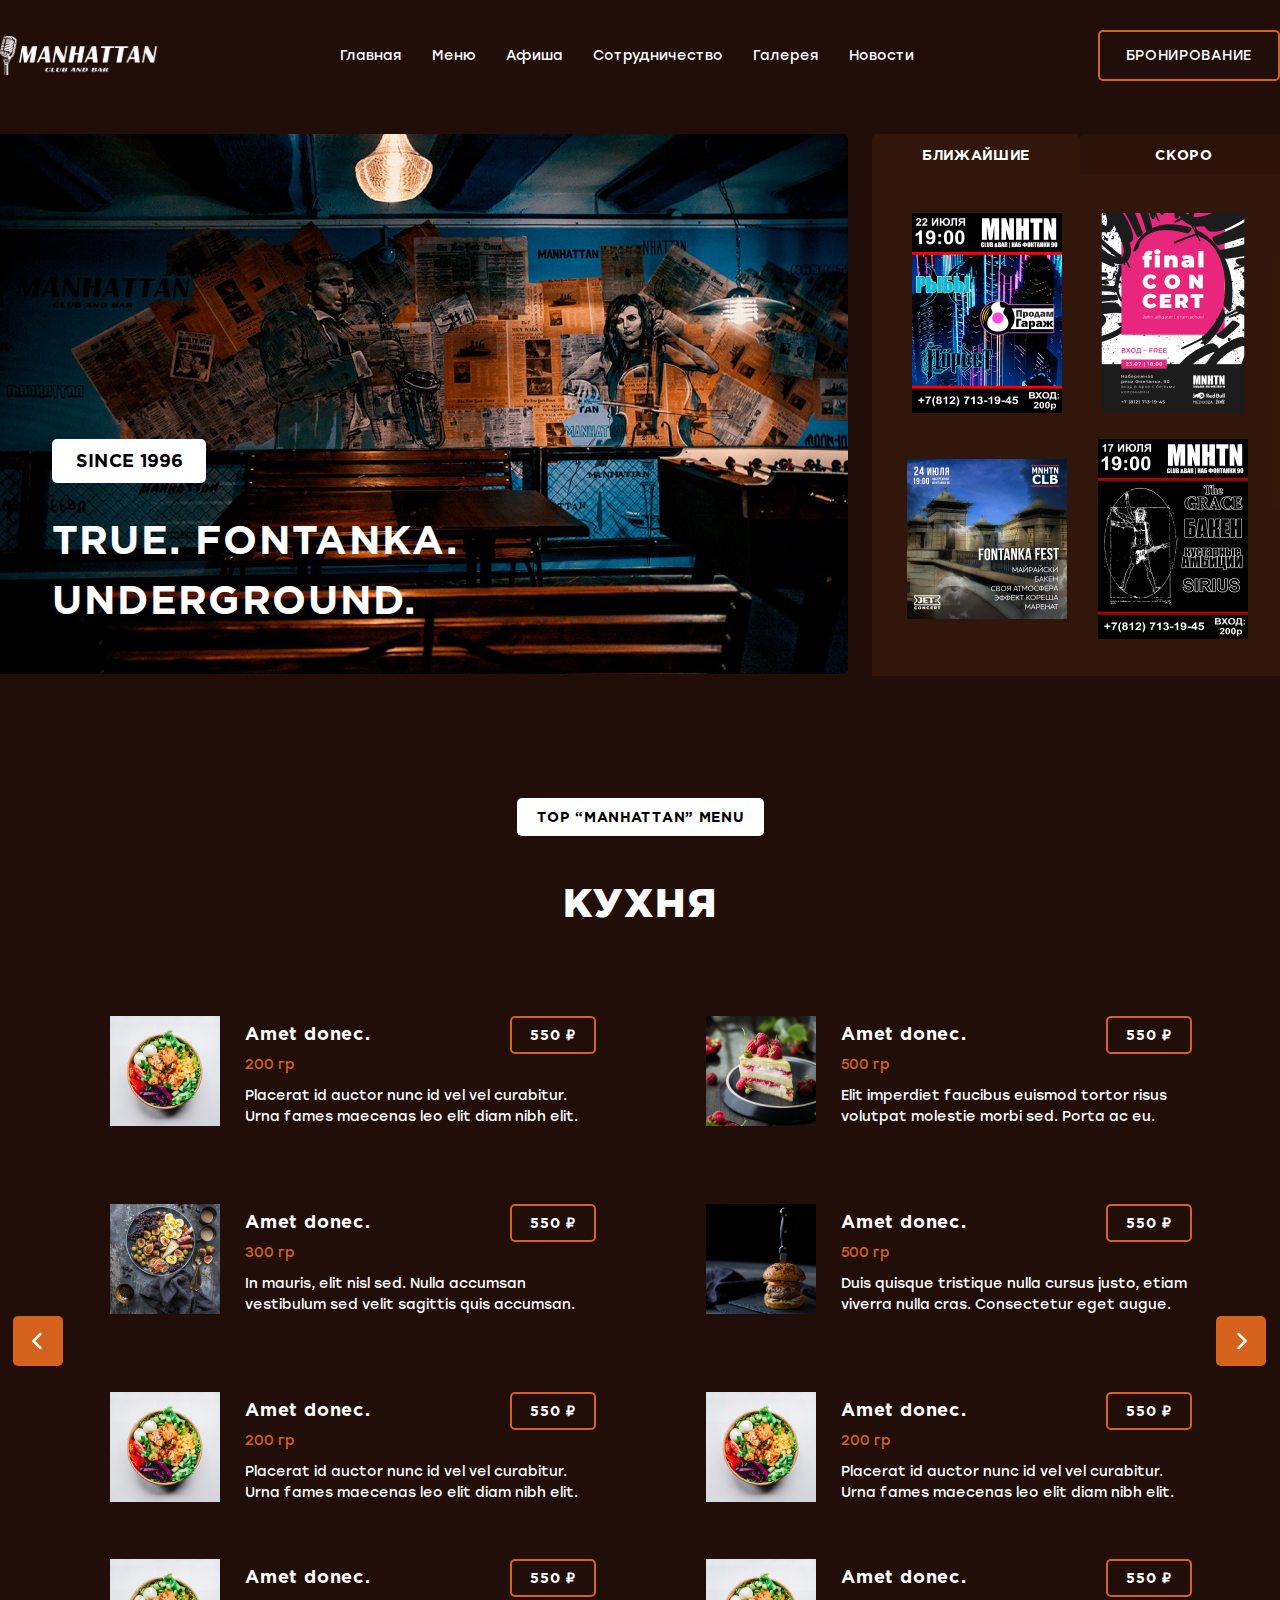
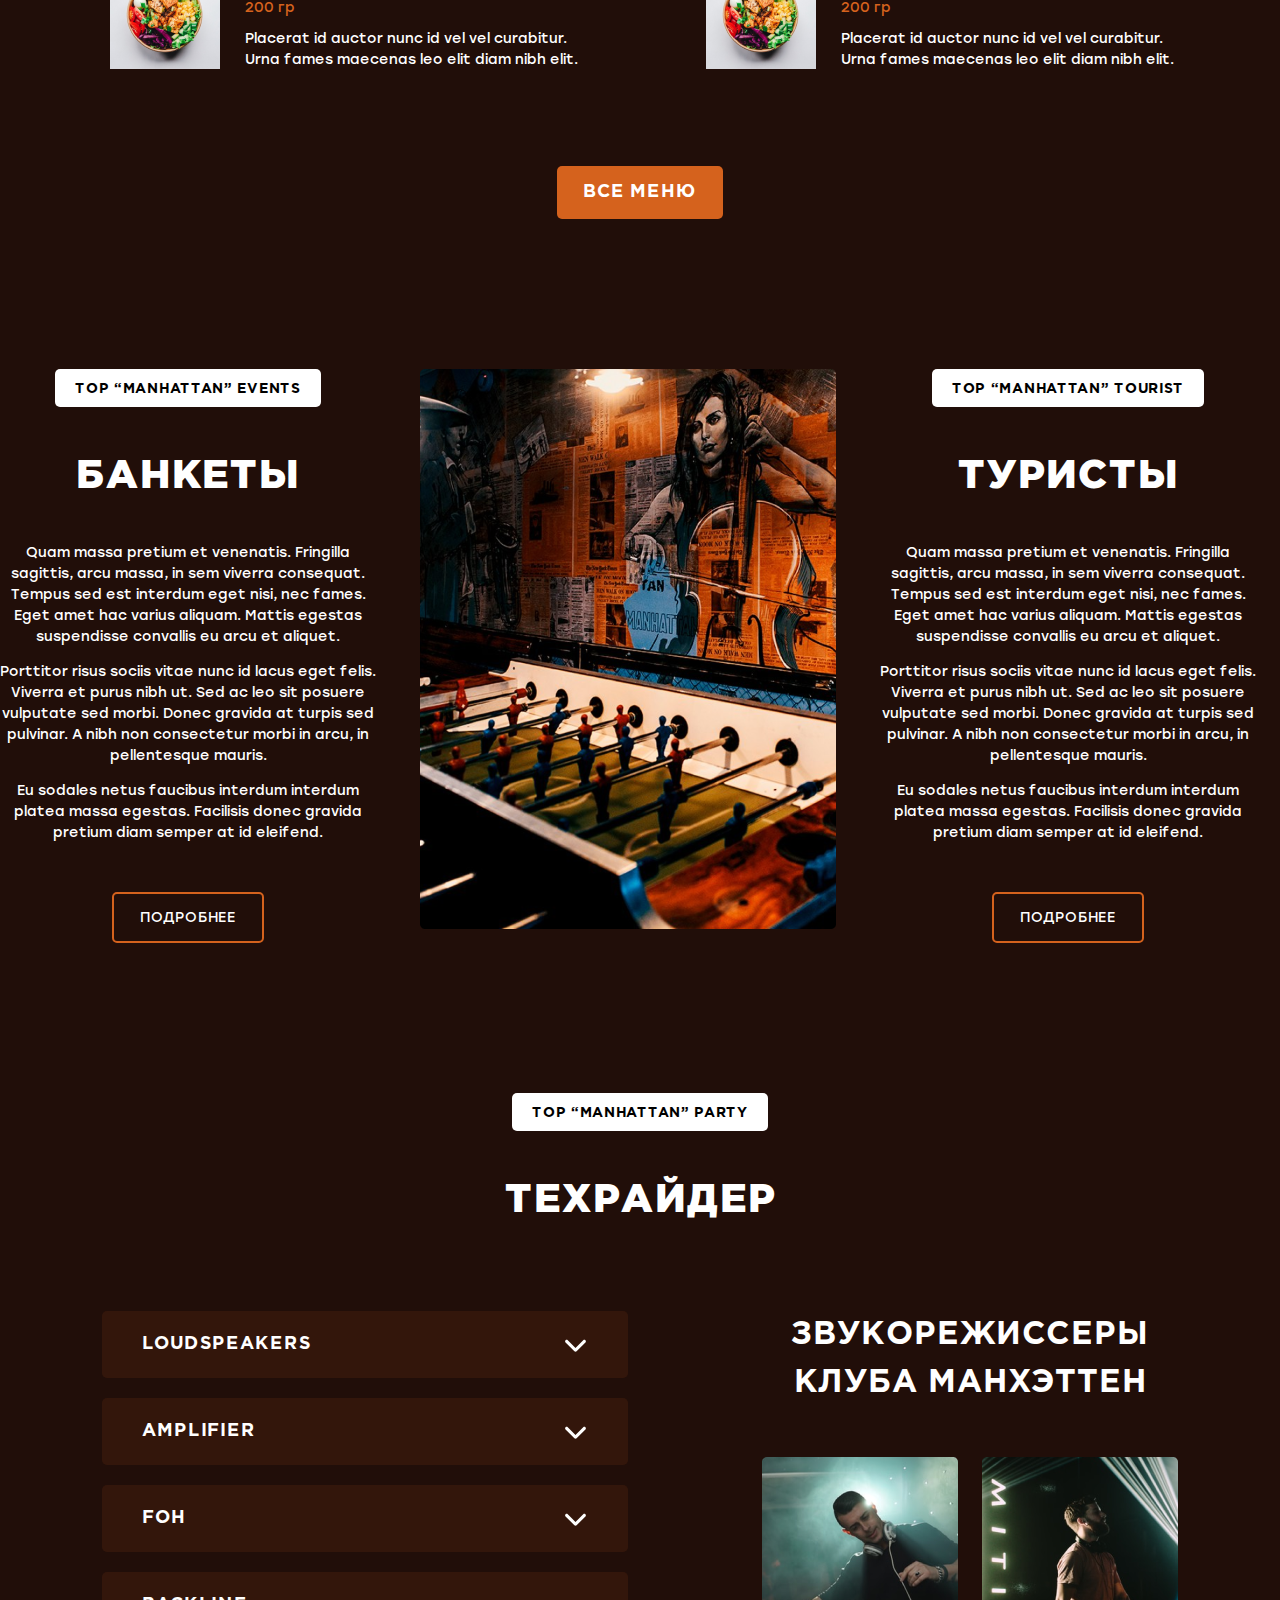
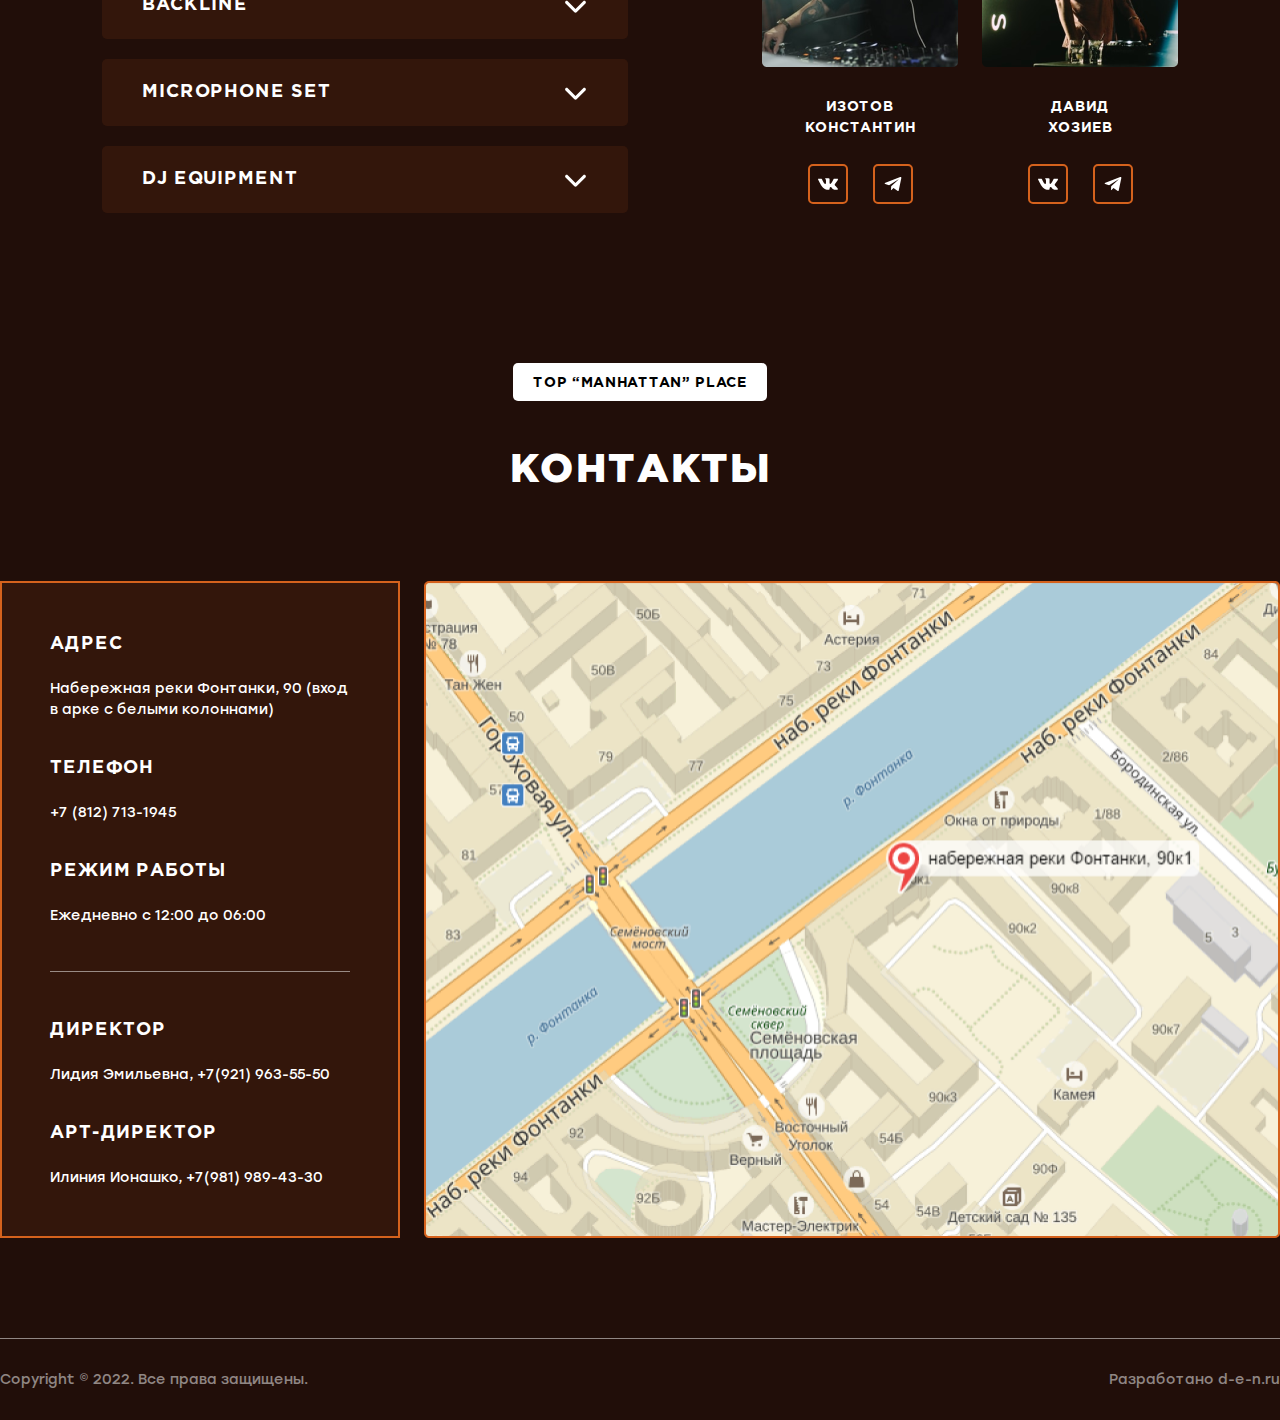
<file: LandingBar/index.html>
﻿<!DOCTYPE html>
<html lang="en">
  <head>
    <meta charset="UTF-8" />
    <meta http-equiv="X-UA-Compatible" content="IE=edge" />
    <meta name="viewport" content="width=device-width, initial-scale=1.0" />
    <title>MANHATTAN</title>
    <link rel="stylesheet" href="main.css" />
    <link rel="stylesheet" href="./fonts/fontStolz/stylesheet.css" />
    <link rel="stylesheet" href="./fonts/fontGoth/stylesheet.css" />
  </head>
  <body>
    <header>
      <img src="./assets/headerLogo.svg" alt="headerLogo" class="header-img" />
      <nav>
        <a href="./index.html" class="header-refs">Главная</a>
        <a href="#" class="header-refs">Меню</a>
        <a href="./poster.html" class="header-refs">Афиша</a>
        <a href="#" class="header-refs">Сотрудничество</a>
        <a href="./gallery.html" class="header-refs">Галерея</a>
        <a href="./index.html" class="header-refs">Новости</a>
      </nav>
      <a href="./index.html" class="btn unfill">Бронирование</a>
      <img
        src="./assets/mobile/BurgerMenu.svg"
        class="mobile-only icon-button"
      />
    </header>
    <section id="presentation" class="container">
      <div class="left-side desktop-only">
        <img src="./assets/presentationImage.png" alt="presentationImage" />
        <div class="letter">
          <div class="div-since">since 1996</div>
          <span>True. Fontanka.<br />Underground.</span>
        </div>
      </div>
      <div>
        <div class="tabs">
          <div class="tab pressed-tab">ближайшие</div>
          <div class="tab unpressed-tab">скоро</div>
        </div>
        <div class="tab-images">
          <div class="images visible-images">
            <img src="./assets/image1.png" alt="" />
            <img src="./assets/image2.png" alt="" />
            <img src="./assets/image3.png" alt="" />
            <img src="./assets/image4.png" alt="" />
          </div>
          <div class="images invisible-images">
            <img src="./assets/image4.png" alt="" />
            <img src="./assets/image3.png" alt="" />
            <img src="./assets/image2.png" alt="" />
            <img src="./assets/image1.png" alt="" />
          </div>
        </div>
      </div>
    </section>
    <section id="menu" class="container">
      <div class="section-header">
        <div class="lead">Top “Manhattan” menu</div>
        <h2>кухня</h2>
      </div>
      <div class="slider-menu-container">
        <div class="slider slider-left desktop-only">
          <img src="./assets/slider-left.svg" />
        </div>
        <div class="slider slider-right desktop-only">
          <img src="./assets/slider-right.svg" />
        </div>
        <div class="menu-container">
          <div class="menu-grid"></div>
        </div>
      </div>
      <div class="section-footer">
        <a href="#" class="btn fill">все меню</a>
      </div>
    </section>
    <section id="events-tourists" class="container">
      <div class="side-item">
        <div class="lead">Top “Manhattan” events</div>
        <h2>банкеты</h2>
        <article>
          <p>
            Quam massa pretium et venenatis. Fringilla sagittis, arcu massa,
            in sem viverra consequat. Tempus sed est interdum eget nisi, nec
            fames. Eget amet hac varius aliquam. Mattis egestas suspendisse
            convallis eu arcu et aliquet.
          </p>
          <p>
            Porttitor risus sociis vitae nunc id lacus eget felis. Viverra et
            purus nibh ut. Sed ac leo sit posuere vulputate sed morbi. Donec
            gravida at turpis sed pulvinar. A nibh non consectetur morbi in
            arcu, in pellentesque mauris.
          </p>
          <p>
            Eu sodales netus faucibus interdum interdum platea massa egestas.
            Facilisis donec gravida pretium diam semper at id eleifend.
          </p>
        </article>
        <a href="#" class="btn unfill">подробнее</a>
      </div>
      <img src="./assets/eventImage.png" class="desktop-only" />
      <div class="side-item">
        <div class="side-item">
          <div class="lead">Top “Manhattan” tourist</div>
          <h2>туристы</h2>
          <article>
            <p>
              Quam massa pretium et venenatis. Fringilla sagittis, arcu massa,
              in sem viverra consequat. Tempus sed est interdum eget nisi, nec
              fames. Eget amet hac varius aliquam. Mattis egestas suspendisse
              convallis eu arcu et aliquet.
            </p>
            <p>
              Porttitor risus sociis vitae nunc id lacus eget felis. Viverra et
              purus nibh ut. Sed ac leo sit posuere vulputate sed morbi. Donec
              gravida at turpis sed pulvinar. A nibh non consectetur morbi in
              arcu, in pellentesque mauris.
            </p>
            <p>
              Eu sodales netus faucibus interdum interdum platea massa egestas.
              Facilisis donec gravida pretium diam semper at id eleifend.
            </p>
          </article>
          <a href="#" class="btn unfill">подробнее</a>
        </div>
      </div>
    </section>
    <section id="techrider" class="container">
      <div class="section-header">
        <div class="lead">Top “Manhattan” party</div>
        <h2>техрайдер</h2>
      </div>
      <div class="rider-content">
        <div class="left-side">
          <div class="dropdown-menu">
            <div class="top-lane">
              Loudspeakers
              <img src="./assets/dropdownArrow.svg" />
            </div>
            <div class="content">
              • Acoustic system BELL Top 600W x 2<br />
              • Acoustic system BELL Mid 600W x2<br />
              • Acoustic system BELL Sub 1000W x 2<br />
              • Front monitor Yamaha SM12V 300w x 2<br />
              • Backside monitor Dynacord 500W x 2<br />
            </div>
          </div>
          <div class="dropdown-menu">
            <div class="top-lane">
              amplifier
              <img src="./assets/dropdownArrow.svg" />
            </div>
            <div class="content">
              • Acoustic system BELL Top 600W x 2<br />
              • Acoustic system BELL Mid 600W x2<br />
              • Acoustic system BELL Sub 1000W x 2<br />
              • Front monitor Yamaha SM12V 300w x 2<br />
              • Backside monitor Dynacord 500W x 2<br />
            </div>
          </div>
          <div class="dropdown-menu">
            <div class="top-lane">
              foh
              <img src="./assets/dropdownArrow.svg" />
            </div>
            <div class="content">
              • Acoustic system BELL Top 600W x 2<br />
              • Acoustic system BELL Mid 600W x2<br />
              • Acoustic system BELL Sub 1000W x 2<br />
              • Front monitor Yamaha SM12V 300w x 2<br />
              • Backside monitor Dynacord 500W x 2<br />
            </div>
          </div>
          <div class="dropdown-menu">
            <div class="top-lane">
              backline
              <img src="./assets/dropdownArrow.svg" />
            </div>
            <div class="content">
              • Acoustic system BELL Top 600W x 2<br />
              • Acoustic system BELL Mid 600W x2<br />
              • Acoustic system BELL Sub 1000W x 2<br />
              • Front monitor Yamaha SM12V 300w x 2<br />
              • Backside monitor Dynacord 500W x 2<br />
            </div>
          </div>
          <div class="dropdown-menu">
            <div class="top-lane">
              Microphone set
              <img src="./assets/dropdownArrow.svg" />
            </div>
            <div class="content">
              • Acoustic system BELL Top 600W x 2<br />
              • Acoustic system BELL Mid 600W x2<br />
              • Acoustic system BELL Sub 1000W x 2<br />
              • Front monitor Yamaha SM12V 300w x 2<br />
              • Backside monitor Dynacord 500W x 2<br />
            </div>
          </div>
          <div class="dropdown-menu">
            <div class="top-lane">
              DJ equipment
              <img src="./assets/dropdownArrow.svg" />
            </div>
            <div class="content">
              • Acoustic system BELL Top 600W x 2<br />
              • Acoustic system BELL Mid 600W x2<br />
              • Acoustic system BELL Sub 1000W x 2<br />
              • Front monitor Yamaha SM12V 300w x 2<br />
              • Backside monitor Dynacord 500W x 2<br />
            </div>
          </div>
        </div>
        <div class="right-side">
          <h3>Звукорежиссеры<br />клуба МАНХЭТТЕН</h3>
          <div class="right-grid">
            <img src="./assets/djImage1.png" class="dj-photo" />
            <img src="./assets/djImage2.png" class="dj-photo" />
            <span>Изотов<br />Константин</span>
            <span>Давид<br />Хозиев</span>
            <div class="icons">
              <a href="#" target="_blank" class="icon">
                <img src="./assets/vkIcon.svg" />
              </a>
              <a href="#" target="_blank" class="icon">
                <img src="./assets/telegramIcon.svg" />
              </a>
            </div>
            <div class="icons">
              <a href="#" target="_blank" class="icon">
                <img src="./assets/vkIcon.svg" />
              </a>
              <a href="#" target="_blank" class="icon">
                <img src="./assets/telegramIcon.svg" />
              </a>
            </div>
          </div>
        </div>
      </div>
    </section>
    <footer>
      <div class="section-header">
        <div class="lead">Top “Manhattan” place</div>
        <h2>контакты</h2>
      </div>
      <div class="footer-content">
        <div class="left-side">
          <div class="top-content">
            <h4>Адрес</h4>
            <div class="text">
              Набережная реки Фонтанки, 90 (вход в арке с белыми колоннами)
            </div>
            <h4>телефон</h4>
            <div class="text">+7 (812) 713-1945</div>
            <h4>режим работы</h4>
            <div class="text">Ежедневно с 12:00 до 06:00</div>
          </div>
          <div class="dividing-line"></div>
          <div class="bottom-content">
            <h4>директор</h4>
            <div class="text">Лидия Эмильевна, +7(921) 963-55-50</div>
            <h4>арт-директор</h4>
            <div class="text">Илиния Ионашко, +7(981) 989-43-30</div>
          </div>
        </div>
        <img src="./assets/footerMap.png" class="desktop-only" />
      </div>
      <div class="dividing-line"></div>
      <div class="underline-text">
        <span>Copyright © 2022. Все права защищены.</span>
        <span>Разработано d-e-n.ru</span>
      </div>
    </footer>
    <script src="./scripts/main.js"></script>
    <script src="./scripts/slider.js"></script>
  </body>
</html>
</file>
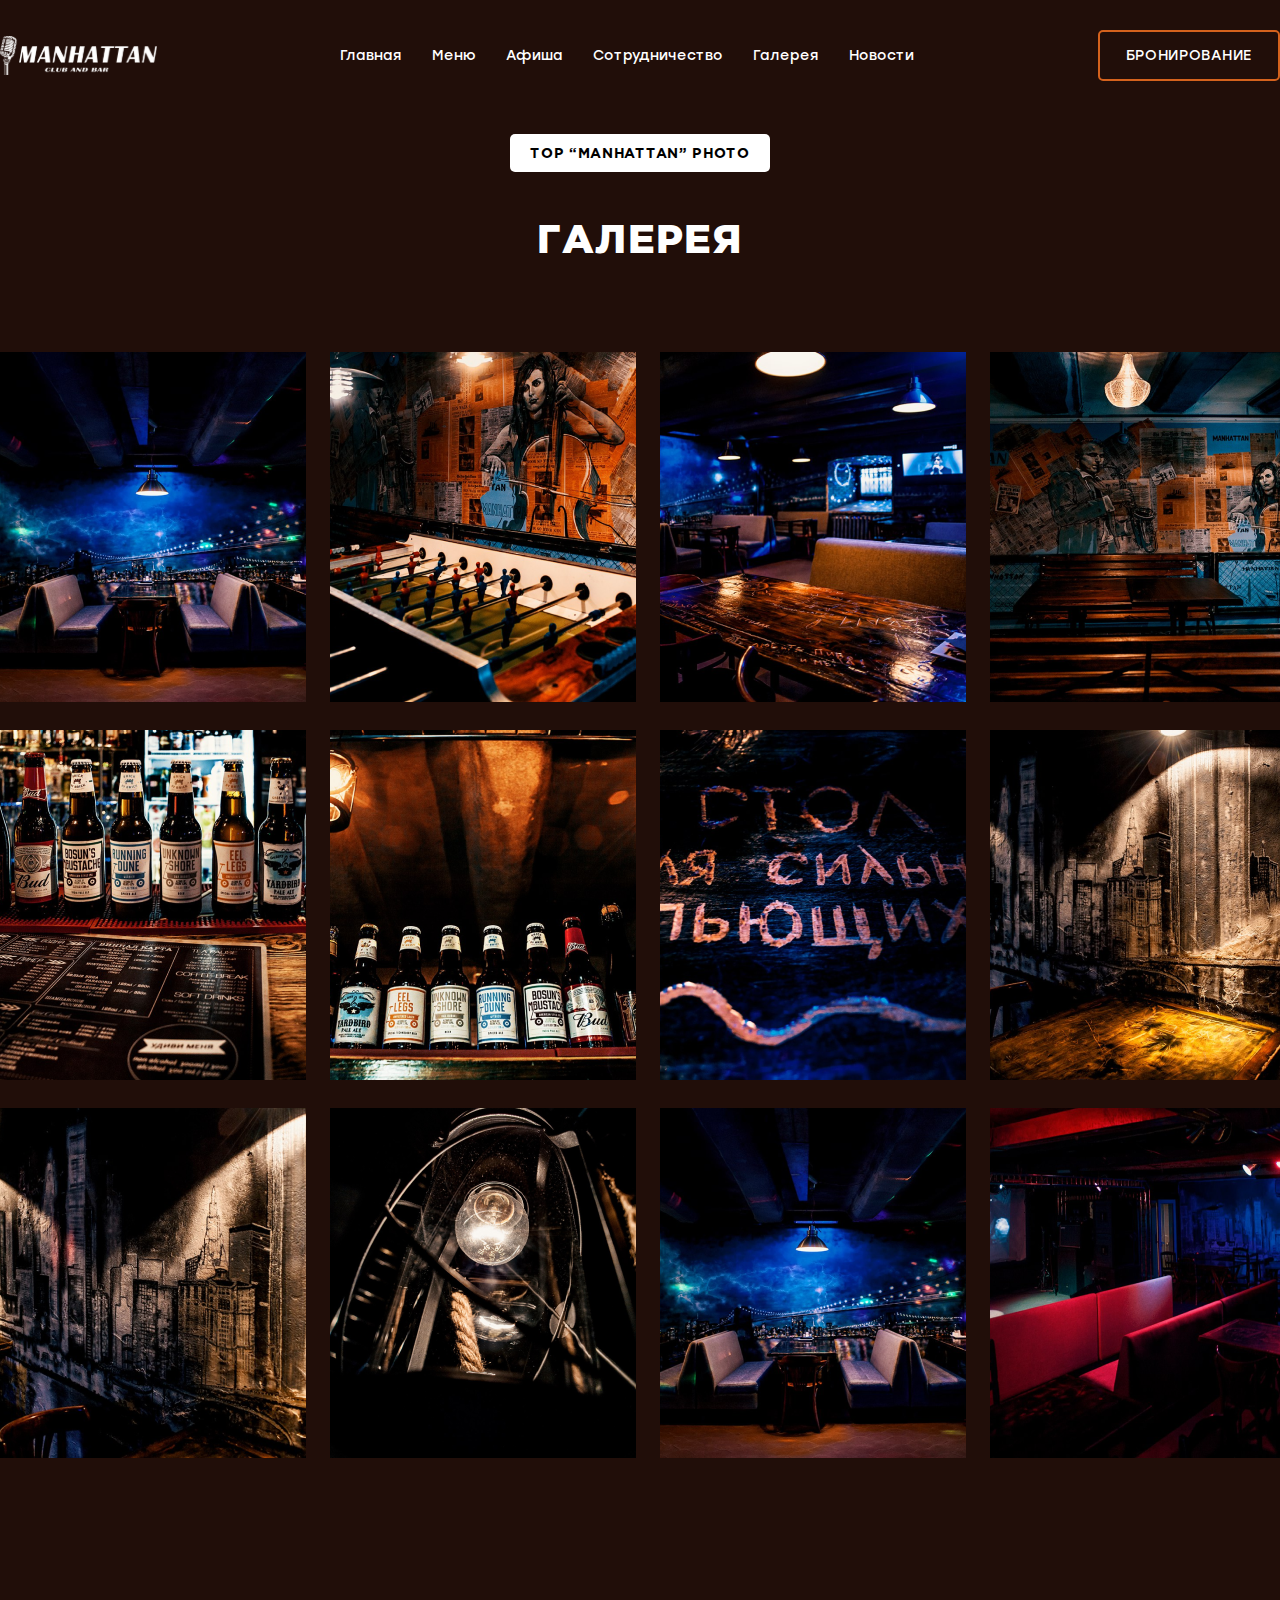
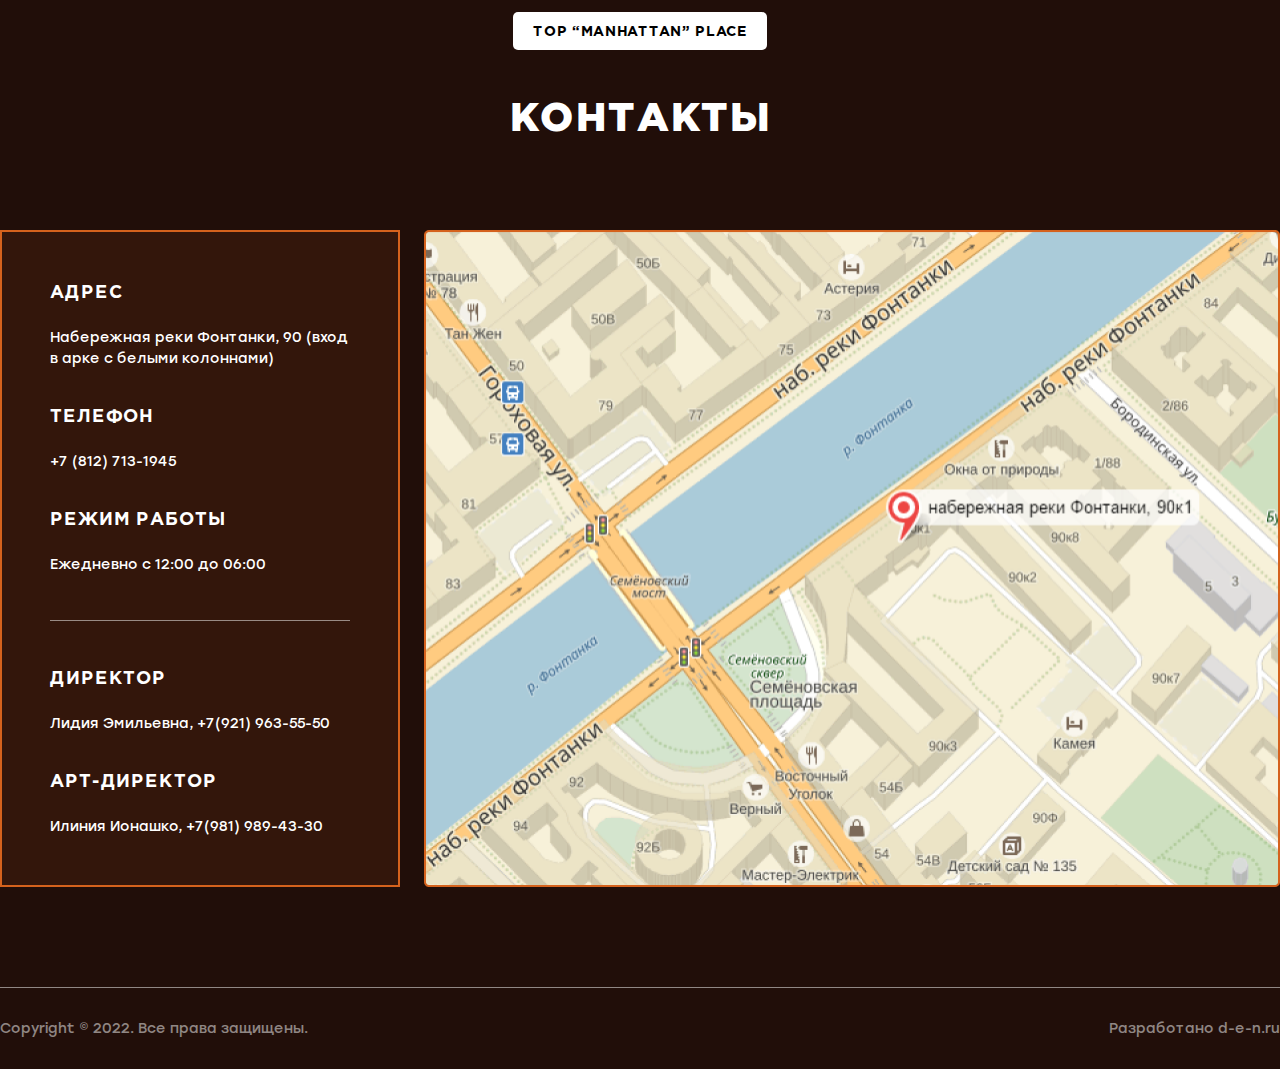
<file: LandingBar/gallery.html>
﻿<!DOCTYPE html>
<html lang="en">
  <head>
    <meta charset="UTF-8" />
    <meta http-equiv="X-UA-Compatible" content="IE=edge" />
    <meta name="viewport" content="width=device-width, initial-scale=1.0" />
    <title>Галерея</title>
    <link rel="stylesheet" href="main.css" />
    <link rel="stylesheet" href="./fonts/fontStolz/stylesheet.css" />
    <link rel="stylesheet" href="./fonts/fontGoth/stylesheet.css" />
  </head>
  <body>
    <div class="modal-window"></div>
    <header>
      <img src="./assets/headerLogo.svg" alt="headerLogo" class="header-img" />
      <nav>
        <a href="./index.html" class="header-refs">Главная</a>
        <a href="#" class="header-refs">Меню</a>
        <a href="./poster.html" class="header-refs">Афиша</a>
        <a href="#" class="header-refs">Сотрудничество</a>
        <a href="#" class="header-refs">Галерея</a>
        <a href="./index.html" class="header-refs">Новости</a>
      </nav>
      <a href="#" class="btn unfill">Бронирование</a>
    </header>
    <section id="gallery" class="container">
      <div class="section-header">
        <div class="lead">Top “Manhattan” photo</div>
        <h2>галерея</h2>
      </div>
      <div class="gallery-content">
        <div class="photo">
          <img src="./assets/galleryPhotos/image1.png" class="selected-img" />
        </div>
        <div class="photo">
          <img src="./assets/galleryPhotos/image2.png" class="selected-img" />
        </div>
        <div class="photo">
          <img src="./assets/galleryPhotos/image3.png" class="selected-img" />
        </div>
        <div class="photo">
          <img src="./assets/galleryPhotos/image4.png" class="selected-img" />
        </div>
        <div class="photo">
          <img src="./assets/galleryPhotos/image5.png" class="selected-img" />
        </div>
        <div class="photo">
          <img src="./assets/galleryPhotos/image6.png" class="selected-img" />
        </div>
        <div class="photo">
          <img src="./assets/galleryPhotos/image7.png" class="selected-img" />
        </div>
        <div class="photo">
          <img src="./assets/galleryPhotos/image8.png" class="selected-img" />
        </div>
        <div class="photo">
          <img src="./assets/galleryPhotos/image9.png" class="selected-img" />
        </div>
        <div class="photo">
          <img src="./assets/galleryPhotos/image10.png" class="selected-img" />
        </div>
        <div class="photo">
          <img src="./assets/galleryPhotos/image11.png" class="selected-img" />
        </div>
        <div class="photo">
          <img src="./assets/galleryPhotos/image12.png" class="selected-img" />
        </div>
      </div>
    </section>
    <footer>
      <div class="section-header">
        <div class="lead">Top “Manhattan” place</div>
        <h2>контакты</h2>
      </div>
      <div class="footer-content">
        <div class="left-side">
          <div class="top-content">
            <h4>Адрес</h4>
            <div class="text">
              Набережная реки Фонтанки, 90 (вход в арке с белыми колоннами)
            </div>
            <h4>телефон</h4>
            <div class="text">+7 (812) 713-1945</div>
            <h4>режим работы</h4>
            <div class="text">Ежедневно с 12:00 до 06:00</div>
          </div>
          <div class="dividing-line"></div>
          <div class="bottom-content">
            <h4>директор</h4>
            <div class="text">Лидия Эмильевна, +7(921) 963-55-50</div>
            <h4>арт-директор</h4>
            <div class="text">Илиния Ионашко, +7(981) 989-43-30</div>
          </div>
        </div>
        <img src="./assets/footerMap.png" />
      </div>
      <div class="dividing-line"></div>
      <div class="underline-text">
        <span>Copyright © 2022. Все права защищены.</span>
        <span>Разработано d-e-n.ru</span>
      </div>
    </footer>
    <script src="./scripts/galleryScripts.js"></script>
  </body>
</html>
</file>
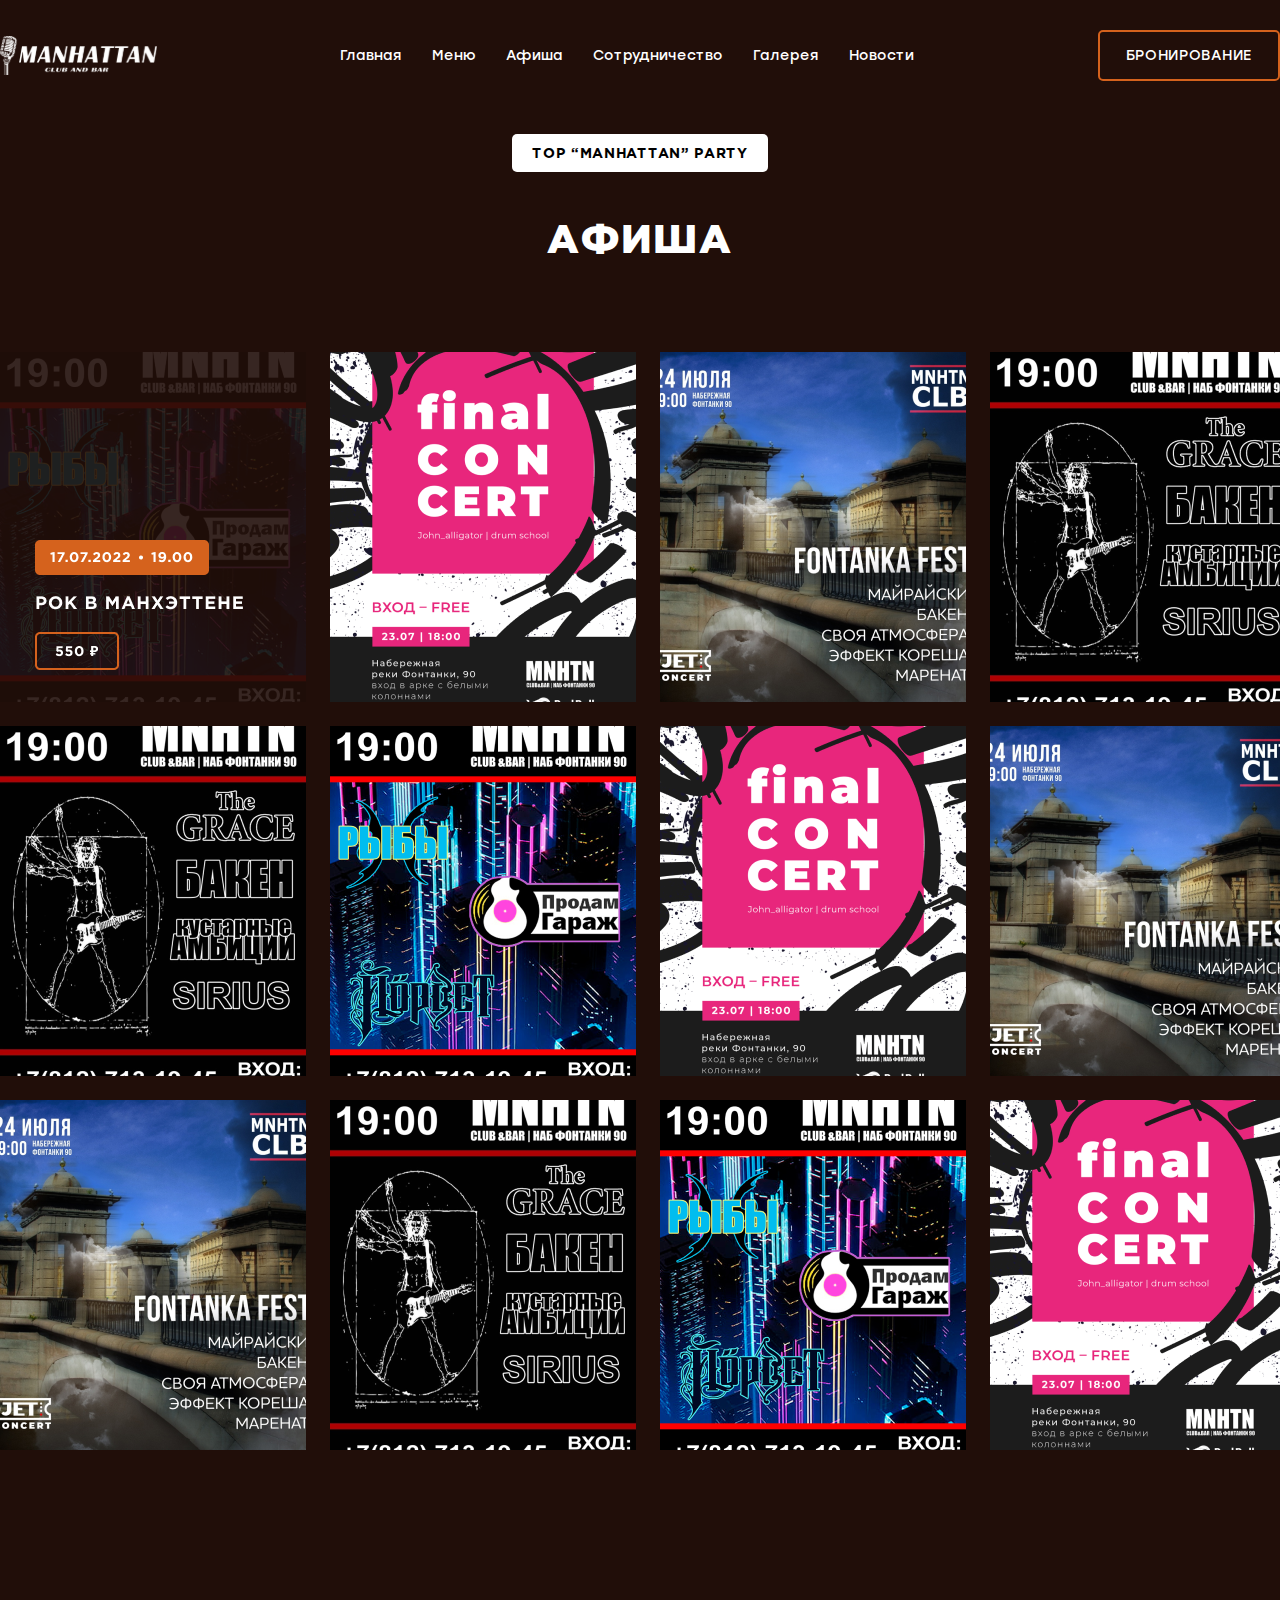
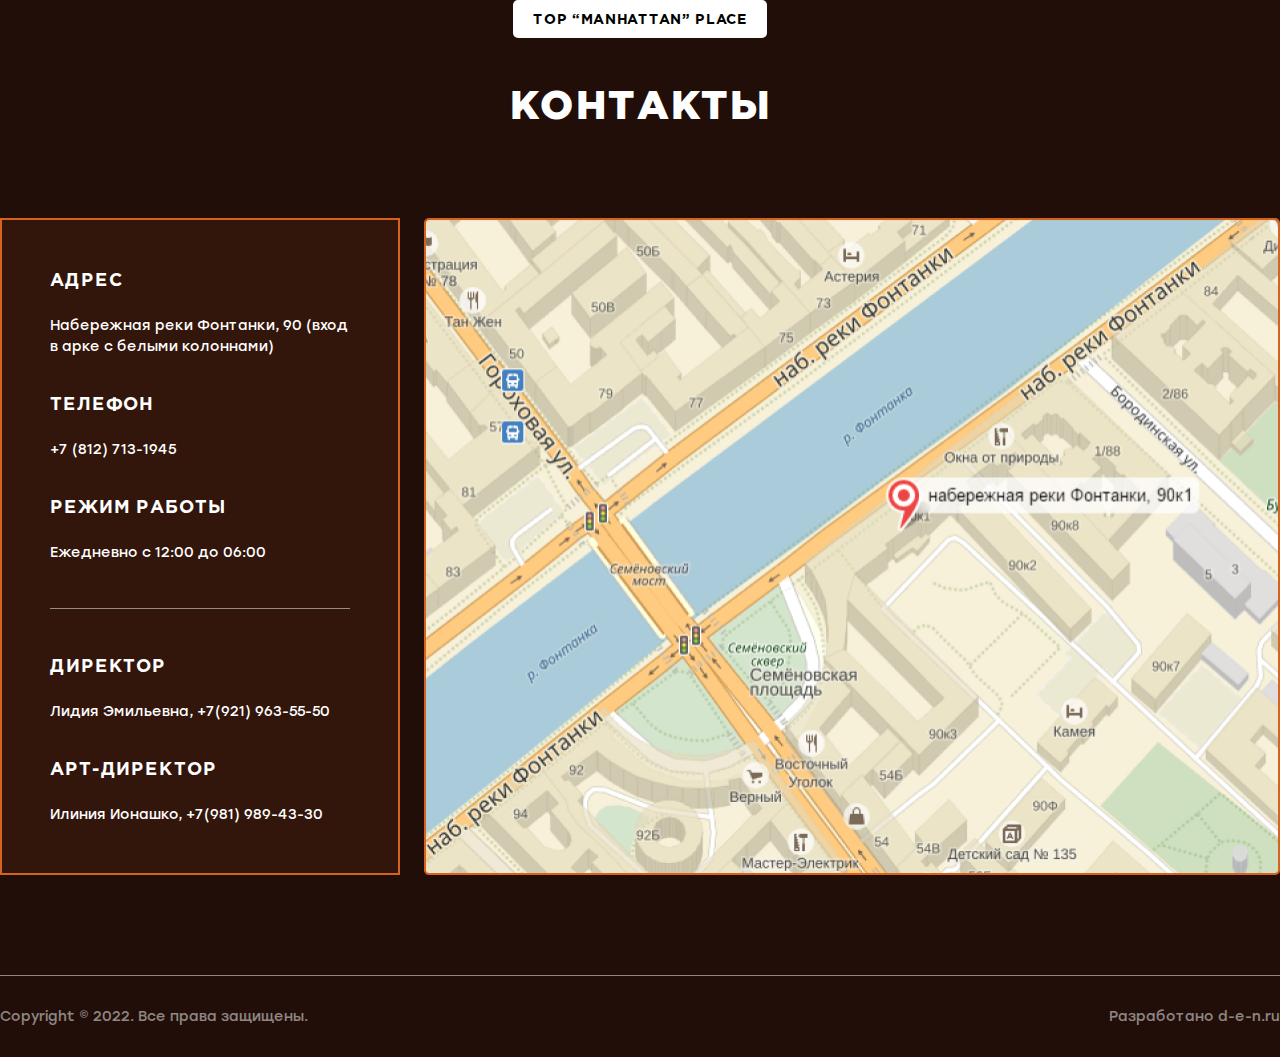
<file: LandingBar/poster.html>
﻿<!DOCTYPE html>
<html lang="en">
  <head>
    <meta charset="UTF-8" />
    <meta http-equiv="X-UA-Compatible" content="IE=edge" />
    <meta name="viewport" content="width=device-width, initial-scale=1.0" />
    <title>Афиша</title>
    <link rel="stylesheet" href="main.css" />
    <link rel="stylesheet" href="./fonts/fontStolz/stylesheet.css" />
    <link rel="stylesheet" href="./fonts/fontGoth/stylesheet.css" />
  </head>
  <body>
    <header>
      <img src="./assets/headerLogo.svg" alt="headerLogo" class="header-img" />
      <nav>
        <a href="./index.html" class="header-refs">Главная</a>
        <a href="#" class="header-refs">Меню</a>
        <a href="#" class="header-refs">Афиша</a>
        <a href="#" class="header-refs">Сотрудничество</a>
        <a href="./gallery.html" class="header-refs">Галерея</a>
        <a href="./index.html" class="header-refs">Новости</a>
      </nav>
      <a href="#" class="btn unfill">Бронирование</a>
    </header>
    <section id="posters" class="container">
      <div class="section-header">
        <div class="lead">Top “Manhattan” party</div>
        <h2>афиша</h2>
      </div>
      <div class="posters-content">
        <img src="./assets/posters/image1.png" />
        <img src="./assets/posters/image2.png" />
        <img src="./assets/posters/image3.png" />
        <img src="./assets/posters/image4.png" />
        <img src="./assets/posters/image5.png" />
        <img src="./assets/posters/image6.png" />
        <img src="./assets/posters/image7.png" />
        <img src="./assets/posters/image8.png" />
        <img src="./assets/posters/image9.png" />
        <img src="./assets/posters/image10.png" />
        <img src="./assets/posters/image11.png" />
        <img src="./assets/posters/image12.png" />
      </div>
    </section>

    <footer>
      <div class="section-header">
        <div class="lead">Top “Manhattan” place</div>
        <h2>контакты</h2>
      </div>
      <div class="footer-content">
        <div class="left-side">
          <div class="top-content">
            <h4>Адрес</h4>
            <div class="text">
              Набережная реки Фонтанки, 90 (вход в арке с белыми колоннами)
            </div>
            <h4>телефон</h4>
            <div class="text">+7 (812) 713-1945</div>
            <h4>режим работы</h4>
            <div class="text">Ежедневно с 12:00 до 06:00</div>
          </div>
          <div class="dividing-line"></div>
          <div class="bottom-content">
            <h4>директор</h4>
            <div class="text">Лидия Эмильевна, +7(921) 963-55-50</div>
            <h4>арт-директор</h4>
            <div class="text">Илиния Ионашко, +7(981) 989-43-30</div>
          </div>
        </div>
        <img src="./assets/footerMap.png" />
      </div>
      <div class="dividing-line"></div>
      <div class="underline-text">
        <span>Copyright © 2022. Все права защищены.</span>
        <span>Разработано d-e-n.ru</span>
      </div>
    </footer>
  </body>
</html>
</file>
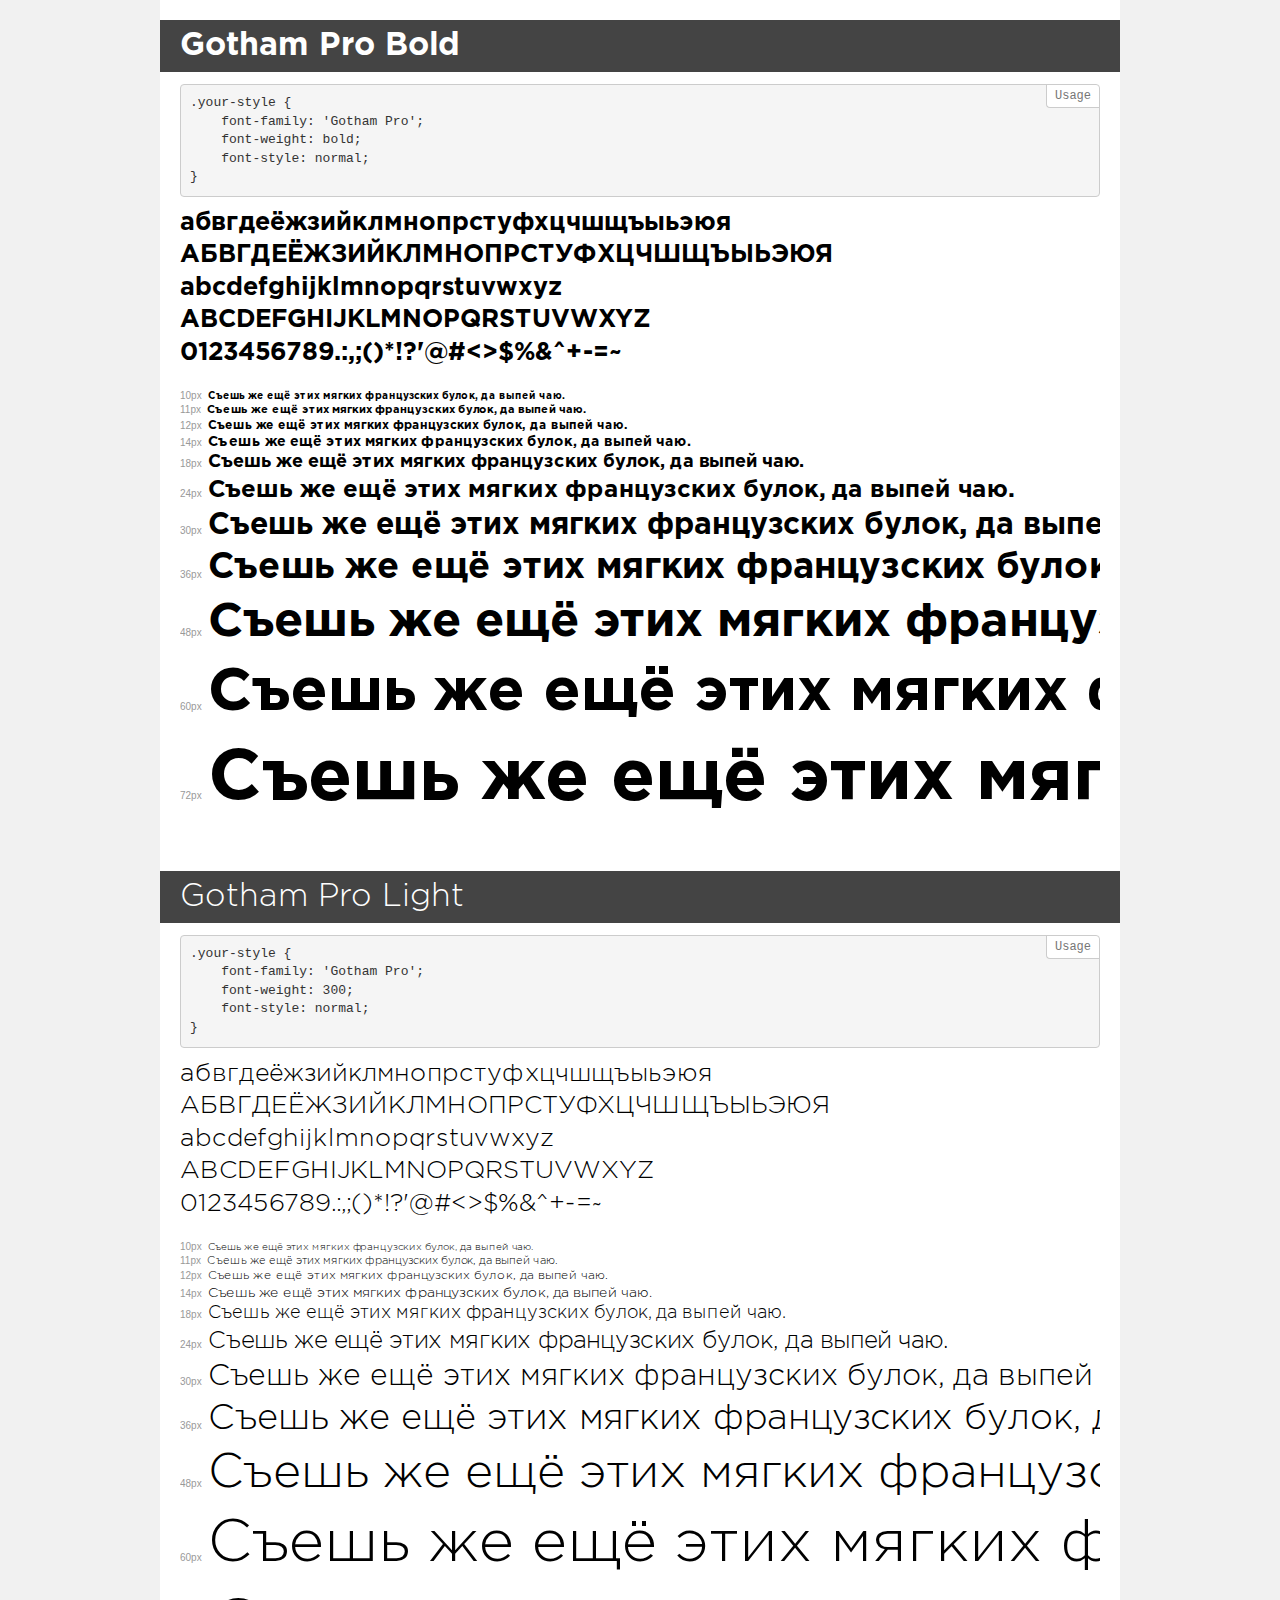
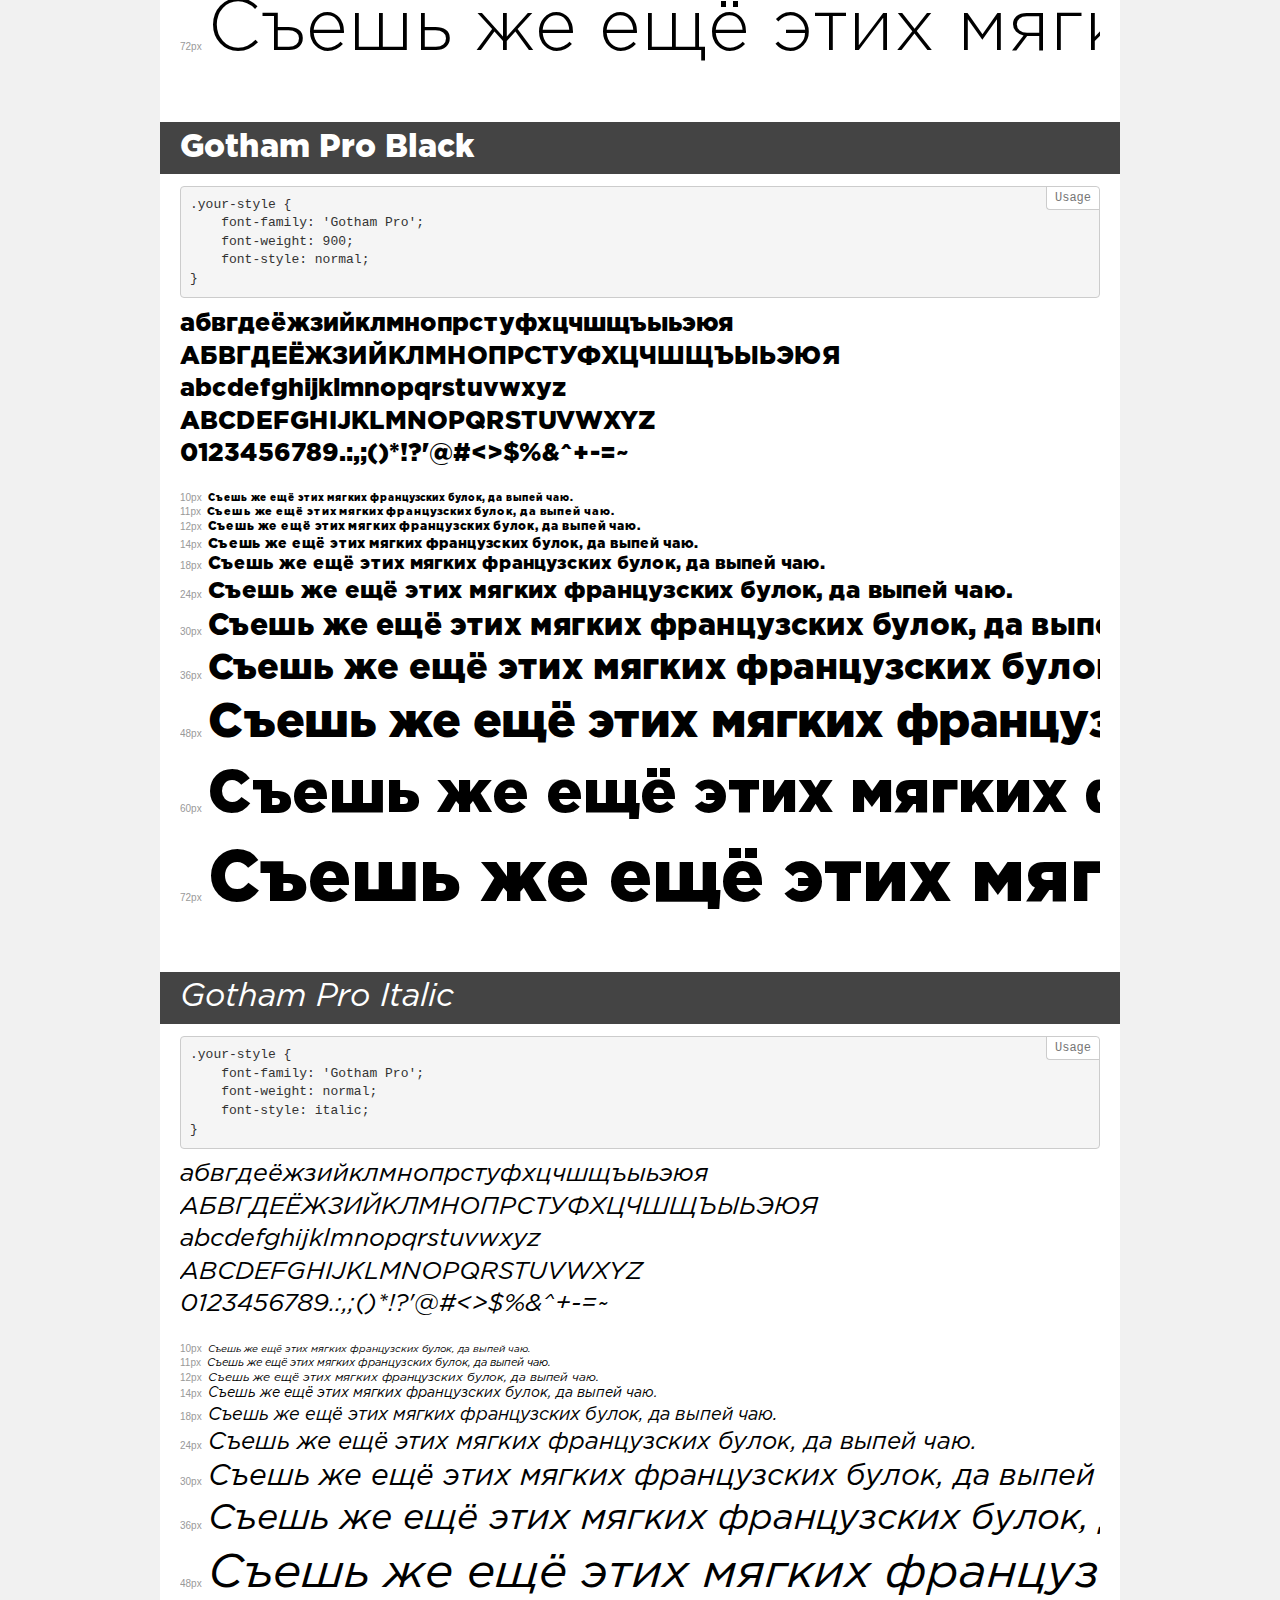
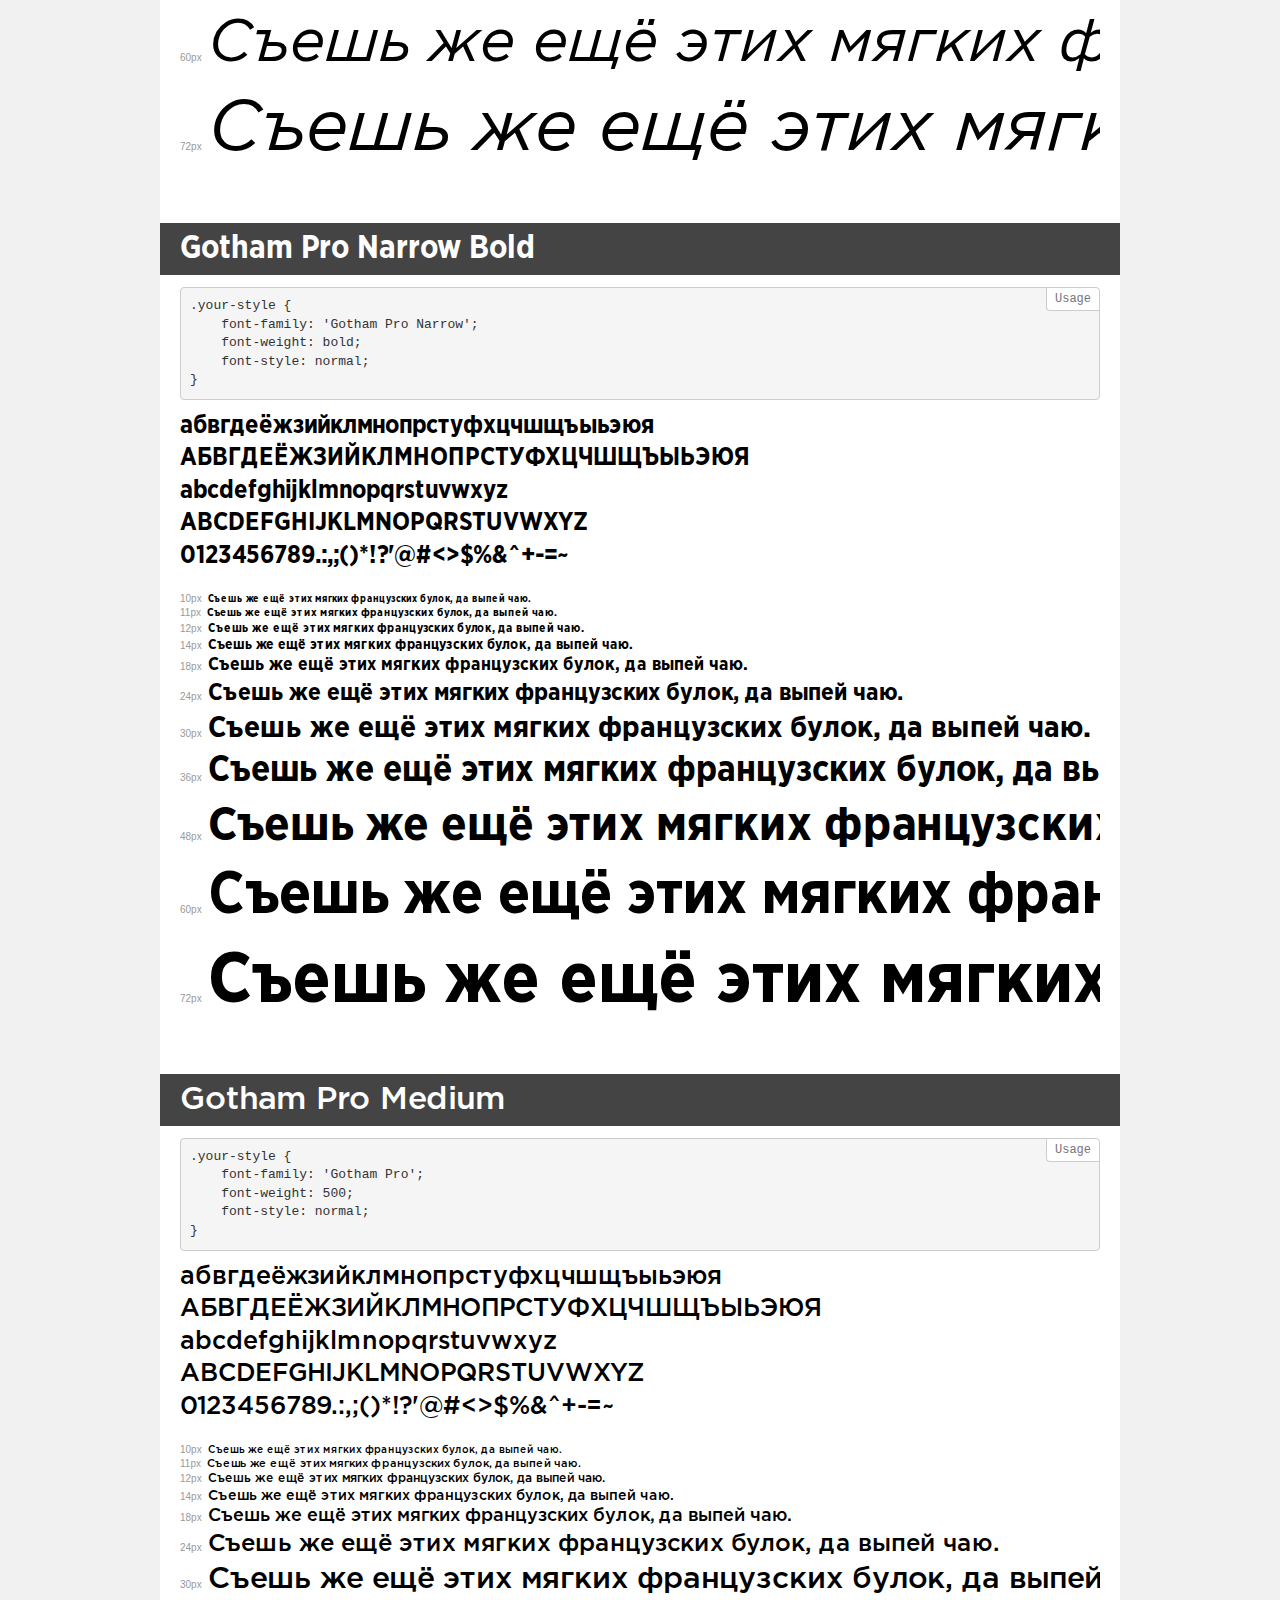
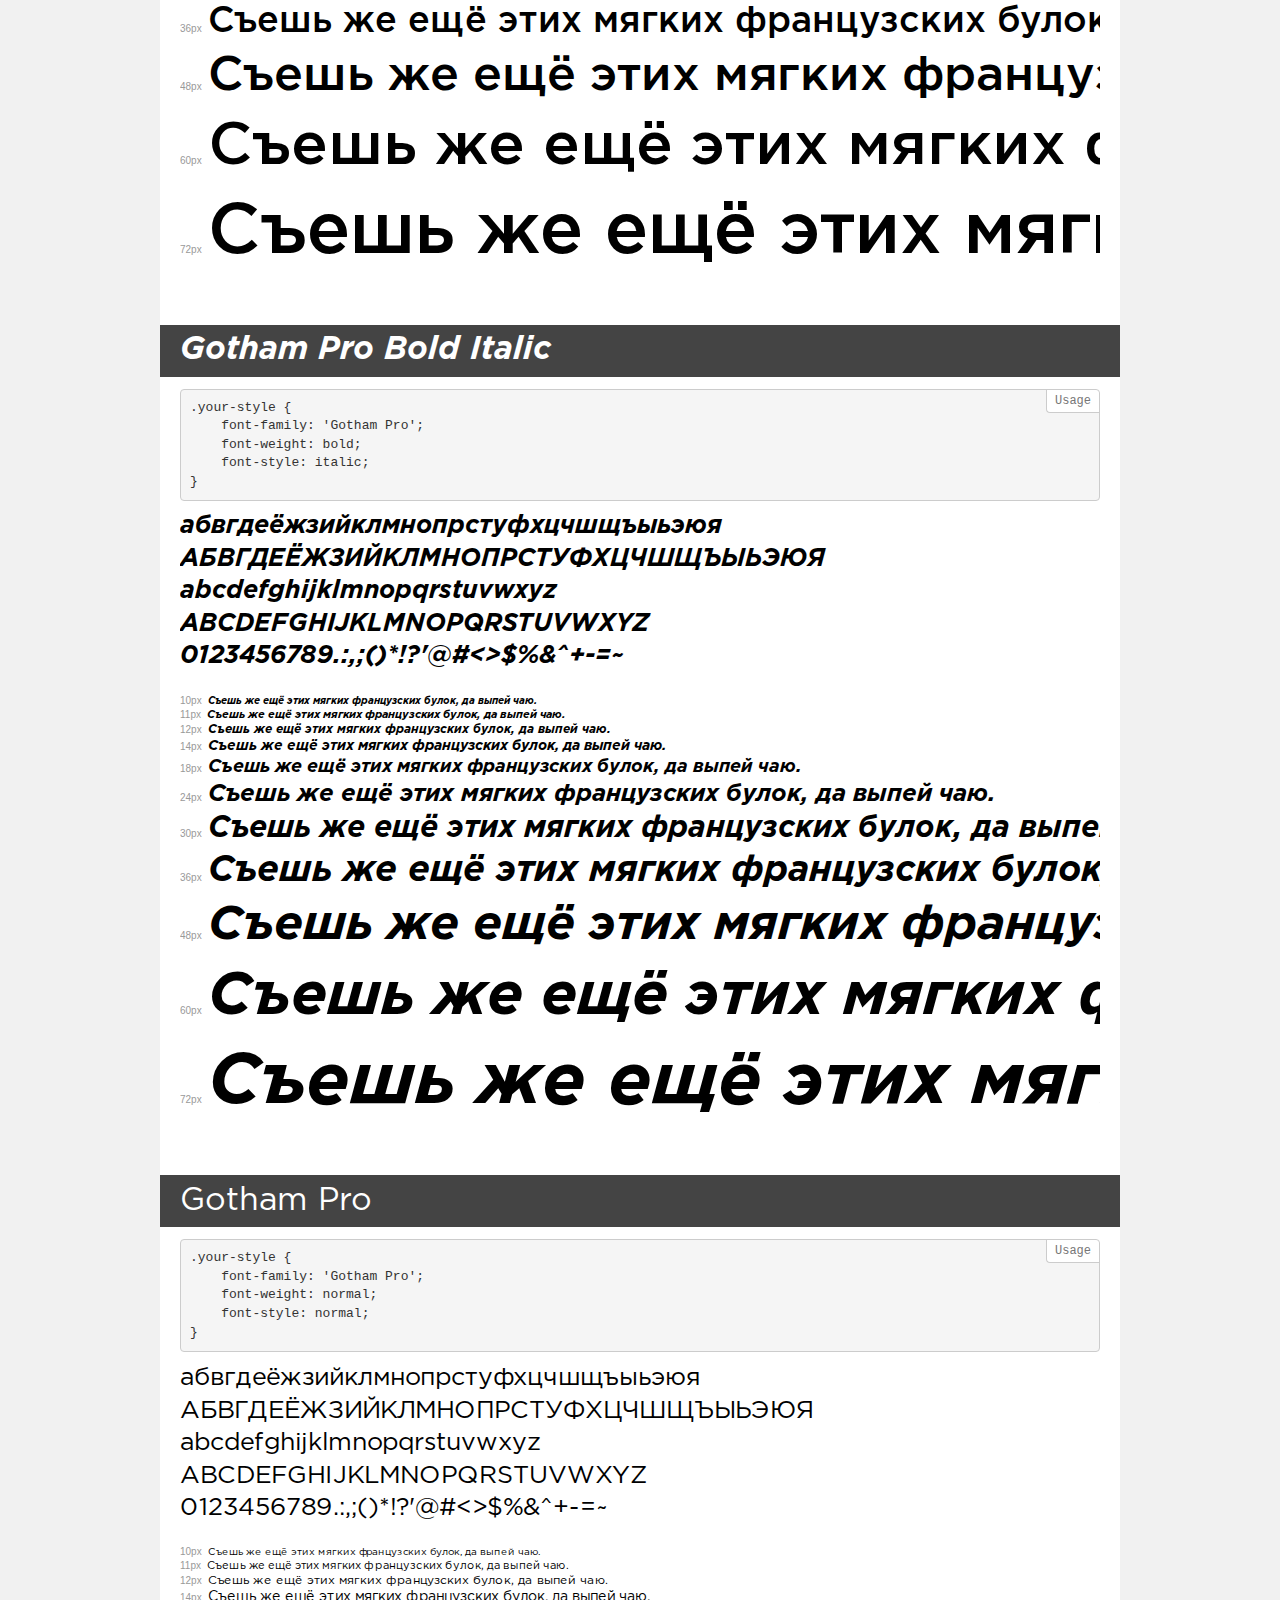
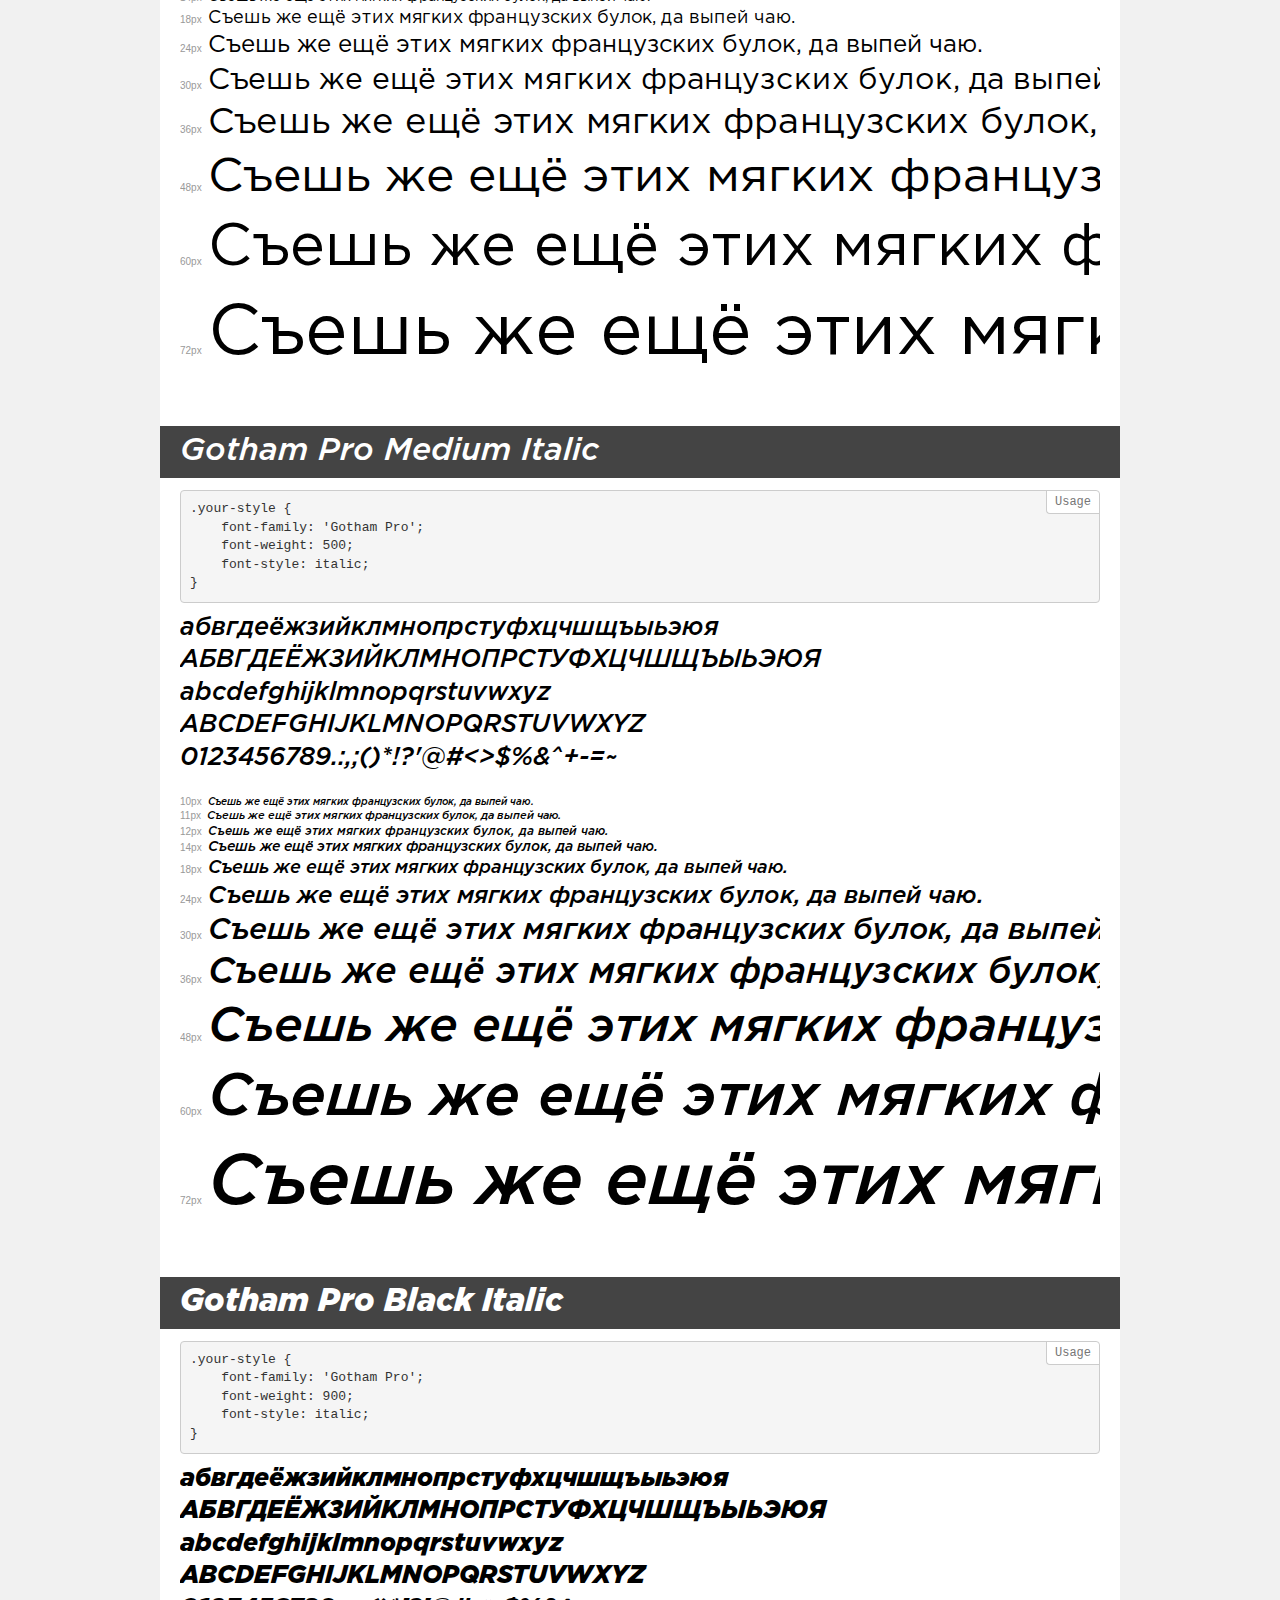
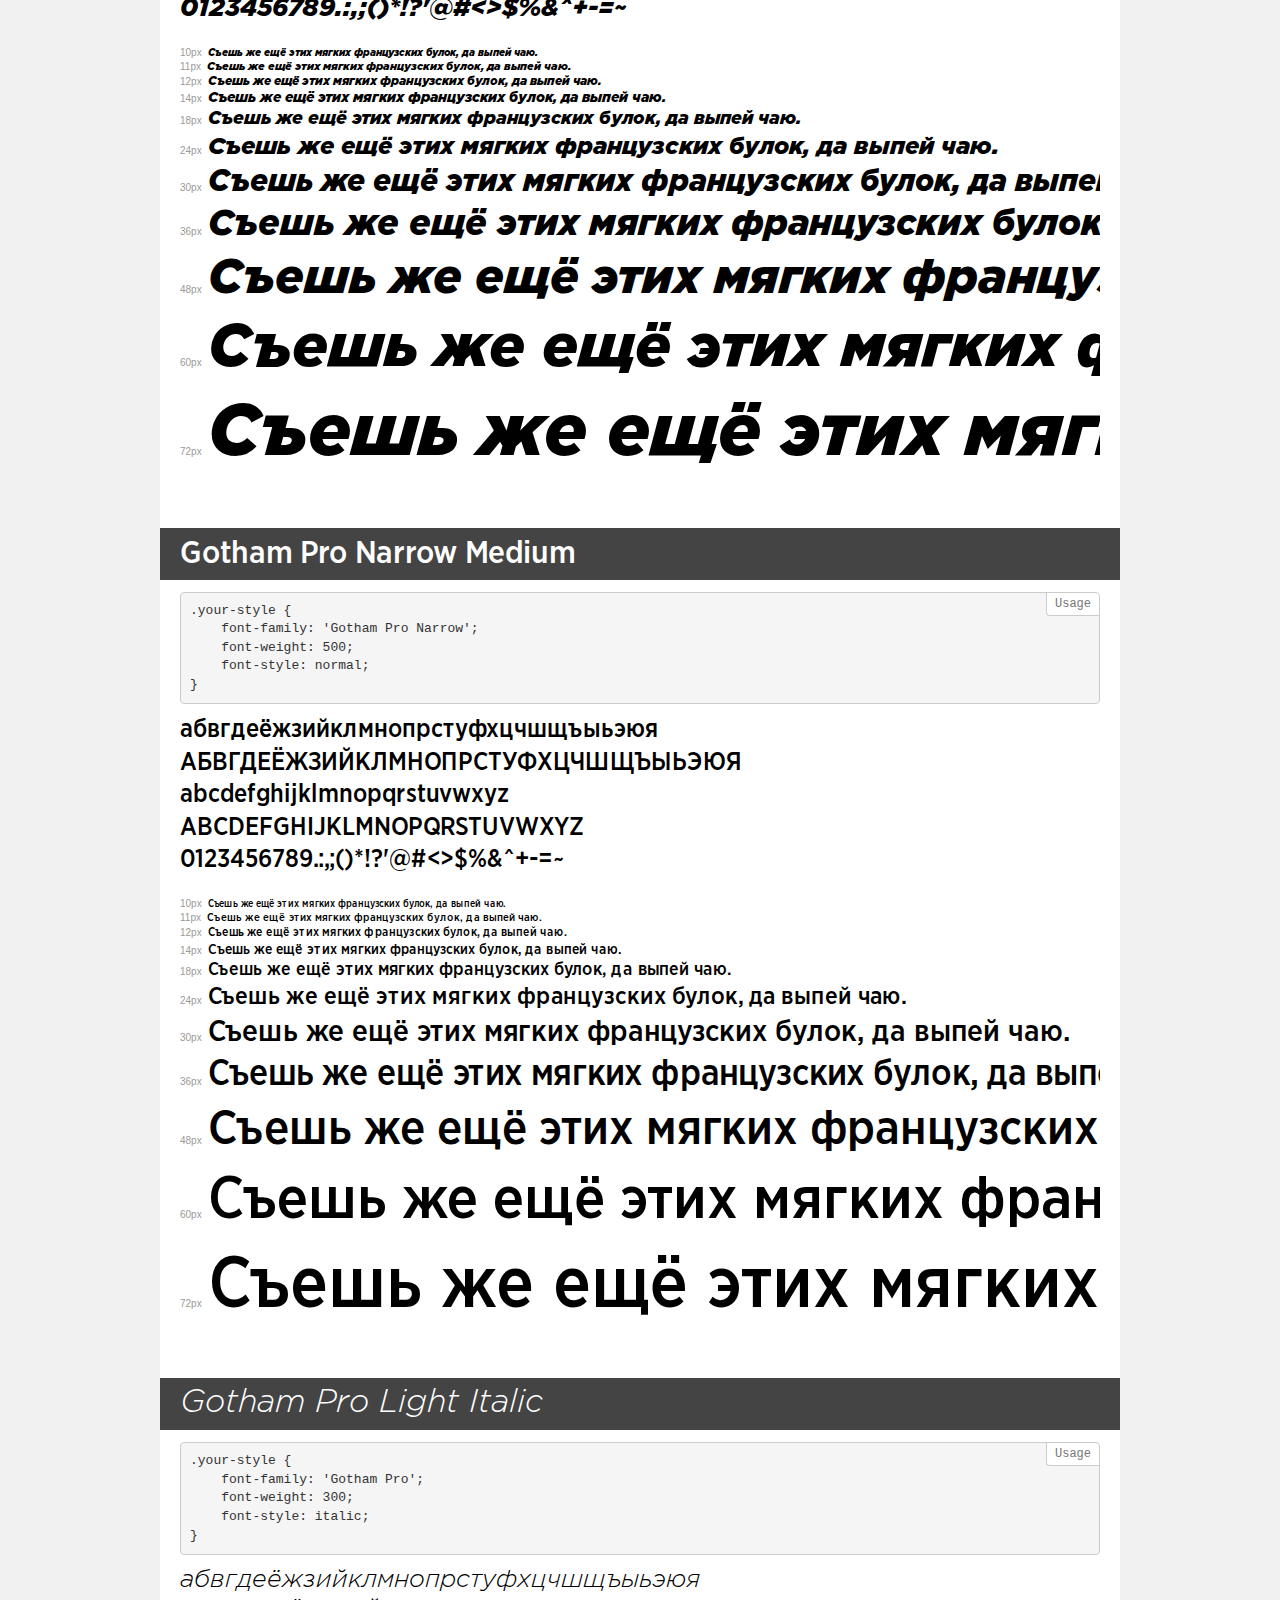
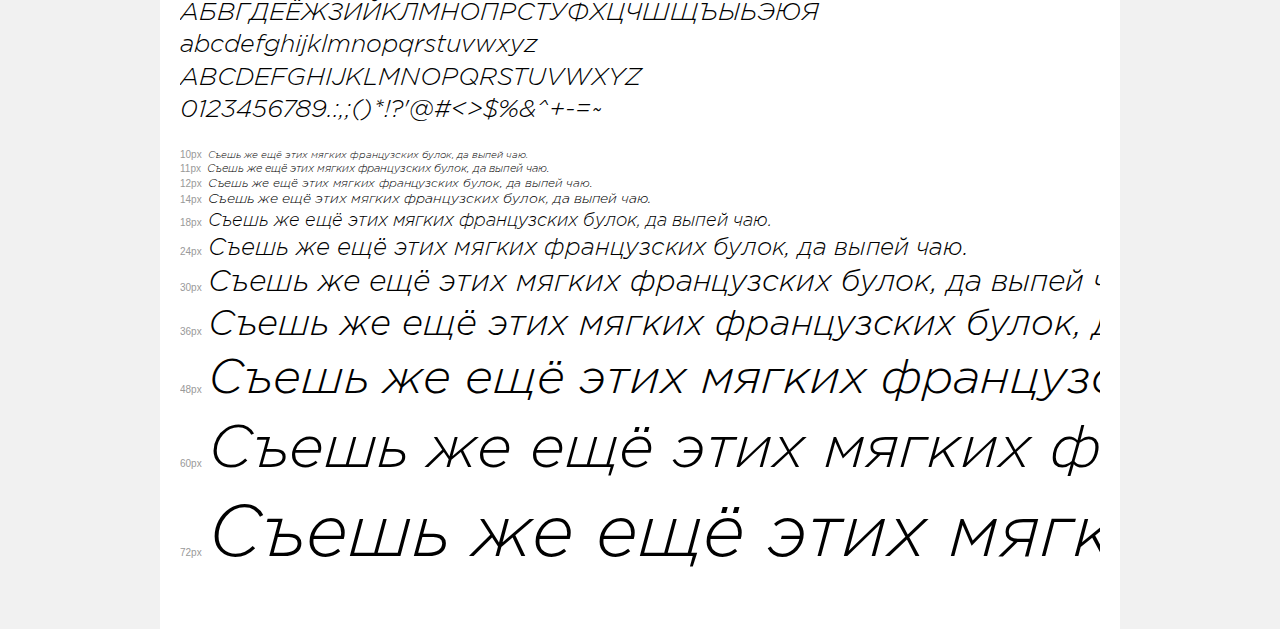
<file: LandingBar/fonts/fontGoth/demo.html>
<!DOCTYPE html>
<html>
<head>
    <meta charset="utf-8">
    <meta http-equiv="X-UA-Compatible" content="IE=edge">
    <meta name="viewport" content="width=device-width, initial-scale=1">
    <meta name="robots" content="noindex, noarchive">
    <meta name="format-detection" content="telephone=no">
    <title>Transfonter demo</title>
    <link href="stylesheet.css" rel="stylesheet">
    <style>
        /*
        http://meyerweb.com/eric/tools/css/reset/
        v2.0 | 20110126
        License: none (public domain)
        */
        html, body, div, span, applet, object, iframe,
        h1, h2, h3, h4, h5, h6, p, blockquote, pre,
        a, abbr, acronym, address, big, cite, code,
        del, dfn, em, img, ins, kbd, q, s, samp,
        small, strike, strong, sub, sup, tt, var,
        b, u, i, center,
        dl, dt, dd, ol, ul, li,
        fieldset, form, label, legend,
        table, caption, tbody, tfoot, thead, tr, th, td,
        article, aside, canvas, details, embed,
        figure, figcaption, footer, header, hgroup,
        menu, nav, output, ruby, section, summary,
        time, mark, audio, video {
            margin: 0;
            padding: 0;
            border: 0;
            font-size: 100%;
            font: inherit;
            vertical-align: baseline;
        }
        /* HTML5 display-role reset for older browsers */
        article, aside, details, figcaption, figure,
        footer, header, hgroup, menu, nav, section {
            display: block;
        }
        body {
            line-height: 1;
        }
        ol, ul {
            list-style: none;
        }
        blockquote, q {
            quotes: none;
        }
        blockquote:before, blockquote:after,
        q:before, q:after {
            content: '';
            content: none;
        }
        table {
            border-collapse: collapse;
            border-spacing: 0;
        }
        /* common styles */
        body {
            background: #f1f1f1;
            color: #000;
        }
        .page {
            background: #fff;
            width: 920px;
            margin: 0 auto;
            padding: 20px 20px 0 20px;
            overflow: hidden;
        }
        .font-container {
            overflow-x: auto;
            overflow-y: hidden;
            margin-bottom: 40px;
            line-height: 1.3;
            white-space: nowrap;
            padding-bottom: 5px;
        }
        h1 {
            position: relative;
            background: #444;
            font-size: 32px;
            color: #fff;
            padding: 10px 20px;
            margin: 0 -20px 12px -20px;
        }
        .letters {
            font-size: 25px;
            margin-bottom: 20px;
        }
        .s10:before {
            content: '10px';
        }
        .s11:before {
            content: '11px';
        }
        .s12:before {
            content: '12px';
        }
        .s14:before {
            content: '14px';
        }
        .s18:before {
            content: '18px';
        }
        .s24:before {
            content: '24px';
        }
        .s30:before {
            content: '30px';
        }
        .s36:before {
            content: '36px';
        }
        .s48:before {
            content: '48px';
        }
        .s60:before {
            content: '60px';
        }
        .s72:before {
            content: '72px';
        }
        .s10:before, .s11:before, .s12:before, .s14:before,
        .s18:before, .s24:before, .s30:before, .s36:before,
        .s48:before, .s60:before, .s72:before {
            font-family: Arial, sans-serif;
            font-size: 10px;
            font-weight: normal;
            font-style: normal;
            color: #999;
            padding-right: 6px;
        }
        pre {
            display: block;
            position: relative;
            padding: 9px;
            margin: 0 0 10px;
            font-family: Monaco, Menlo, Consolas, "Courier New", monospace !important;
            font-size: 13px;
            line-height: 1.428571429;
            color: #333;
            font-weight: normal !important;
            font-style: normal !important;
            background-color: #f5f5f5;
            border: 1px solid #ccc;
            overflow-x: auto;
            border-radius: 4px;
        }
        pre:after {
            display: block;
            position: absolute;
            right: 0;
            top: 0;
            content: 'Usage';
            line-height: 1;
            padding: 5px 8px;
            font-size: 12px;
            color: #767676;
            background-color: #fff;
            border: 1px solid #ccc;
            border-right: none;
            border-top: none;
            border-radius: 0 4px 0 4px;
            z-index: 10;
        }
        /* responsive */
        @media (max-width: 959px) {
            .page {
                width: auto;
                margin: 0;
            }
        }
    </style>
</head>
<body>
<div class="page">
    <div class="demo" style="font-family: 'Gotham Pro'; font-weight: bold; font-style: normal;">
        <h1>Gotham Pro Bold</h1>
        <pre>.your-style {
    font-family: 'Gotham Pro';
    font-weight: bold;
    font-style: normal;
}</pre>
        <div class="font-container">
            <p class="letters">
                абвгдеёжзийклмнопрстуфхцчшщъыьэюя<br>
АБВГДЕЁЖЗИЙКЛМНОПРСТУФХЦЧШЩЪЫЬЭЮЯ<br>
abcdefghijklmnopqrstuvwxyz<br>
ABCDEFGHIJKLMNOPQRSTUVWXYZ<br>
                0123456789.:,;()*!?'@#<>$%&^+-=~
            </p>
            <p class="s10" style="font-size: 10px;">Съешь же ещё этих мягких французских булок, да выпей чаю.</p>
            <p class="s11" style="font-size: 11px;">Съешь же ещё этих мягких французских булок, да выпей чаю.</p>
            <p class="s12" style="font-size: 12px;">Съешь же ещё этих мягких французских булок, да выпей чаю.</p>
            <p class="s14" style="font-size: 14px;">Съешь же ещё этих мягких французских булок, да выпей чаю.</p>
            <p class="s18" style="font-size: 18px;">Съешь же ещё этих мягких французских булок, да выпей чаю.</p>
            <p class="s24" style="font-size: 24px;">Съешь же ещё этих мягких французских булок, да выпей чаю.</p>
            <p class="s30" style="font-size: 30px;">Съешь же ещё этих мягких французских булок, да выпей чаю.</p>
            <p class="s36" style="font-size: 36px;">Съешь же ещё этих мягких французских булок, да выпей чаю.</p>
            <p class="s48" style="font-size: 48px;">Съешь же ещё этих мягких французских булок, да выпей чаю.</p>
            <p class="s60" style="font-size: 60px;">Съешь же ещё этих мягких французских булок, да выпей чаю.</p>
            <p class="s72" style="font-size: 72px;">Съешь же ещё этих мягких французских булок, да выпей чаю.</p>
        </div>
    </div>
    <div class="demo" style="font-family: 'Gotham Pro'; font-weight: 300; font-style: normal;">
        <h1>Gotham Pro Light</h1>
        <pre>.your-style {
    font-family: 'Gotham Pro';
    font-weight: 300;
    font-style: normal;
}</pre>
        <div class="font-container">
            <p class="letters">
                абвгдеёжзийклмнопрстуфхцчшщъыьэюя<br>
АБВГДЕЁЖЗИЙКЛМНОПРСТУФХЦЧШЩЪЫЬЭЮЯ<br>
abcdefghijklmnopqrstuvwxyz<br>
ABCDEFGHIJKLMNOPQRSTUVWXYZ<br>
                0123456789.:,;()*!?'@#<>$%&^+-=~
            </p>
            <p class="s10" style="font-size: 10px;">Съешь же ещё этих мягких французских булок, да выпей чаю.</p>
            <p class="s11" style="font-size: 11px;">Съешь же ещё этих мягких французских булок, да выпей чаю.</p>
            <p class="s12" style="font-size: 12px;">Съешь же ещё этих мягких французских булок, да выпей чаю.</p>
            <p class="s14" style="font-size: 14px;">Съешь же ещё этих мягких французских булок, да выпей чаю.</p>
            <p class="s18" style="font-size: 18px;">Съешь же ещё этих мягких французских булок, да выпей чаю.</p>
            <p class="s24" style="font-size: 24px;">Съешь же ещё этих мягких французских булок, да выпей чаю.</p>
            <p class="s30" style="font-size: 30px;">Съешь же ещё этих мягких французских булок, да выпей чаю.</p>
            <p class="s36" style="font-size: 36px;">Съешь же ещё этих мягких французских булок, да выпей чаю.</p>
            <p class="s48" style="font-size: 48px;">Съешь же ещё этих мягких французских булок, да выпей чаю.</p>
            <p class="s60" style="font-size: 60px;">Съешь же ещё этих мягких французских булок, да выпей чаю.</p>
            <p class="s72" style="font-size: 72px;">Съешь же ещё этих мягких французских булок, да выпей чаю.</p>
        </div>
    </div>
    <div class="demo" style="font-family: 'Gotham Pro'; font-weight: 900; font-style: normal;">
        <h1>Gotham Pro Black</h1>
        <pre>.your-style {
    font-family: 'Gotham Pro';
    font-weight: 900;
    font-style: normal;
}</pre>
        <div class="font-container">
            <p class="letters">
                абвгдеёжзийклмнопрстуфхцчшщъыьэюя<br>
АБВГДЕЁЖЗИЙКЛМНОПРСТУФХЦЧШЩЪЫЬЭЮЯ<br>
abcdefghijklmnopqrstuvwxyz<br>
ABCDEFGHIJKLMNOPQRSTUVWXYZ<br>
                0123456789.:,;()*!?'@#<>$%&^+-=~
            </p>
            <p class="s10" style="font-size: 10px;">Съешь же ещё этих мягких французских булок, да выпей чаю.</p>
            <p class="s11" style="font-size: 11px;">Съешь же ещё этих мягких французских булок, да выпей чаю.</p>
            <p class="s12" style="font-size: 12px;">Съешь же ещё этих мягких французских булок, да выпей чаю.</p>
            <p class="s14" style="font-size: 14px;">Съешь же ещё этих мягких французских булок, да выпей чаю.</p>
            <p class="s18" style="font-size: 18px;">Съешь же ещё этих мягких французских булок, да выпей чаю.</p>
            <p class="s24" style="font-size: 24px;">Съешь же ещё этих мягких французских булок, да выпей чаю.</p>
            <p class="s30" style="font-size: 30px;">Съешь же ещё этих мягких французских булок, да выпей чаю.</p>
            <p class="s36" style="font-size: 36px;">Съешь же ещё этих мягких французских булок, да выпей чаю.</p>
            <p class="s48" style="font-size: 48px;">Съешь же ещё этих мягких французских булок, да выпей чаю.</p>
            <p class="s60" style="font-size: 60px;">Съешь же ещё этих мягких французских булок, да выпей чаю.</p>
            <p class="s72" style="font-size: 72px;">Съешь же ещё этих мягких французских булок, да выпей чаю.</p>
        </div>
    </div>
    <div class="demo" style="font-family: 'Gotham Pro'; font-weight: normal; font-style: italic;">
        <h1>Gotham Pro Italic</h1>
        <pre>.your-style {
    font-family: 'Gotham Pro';
    font-weight: normal;
    font-style: italic;
}</pre>
        <div class="font-container">
            <p class="letters">
                абвгдеёжзийклмнопрстуфхцчшщъыьэюя<br>
АБВГДЕЁЖЗИЙКЛМНОПРСТУФХЦЧШЩЪЫЬЭЮЯ<br>
abcdefghijklmnopqrstuvwxyz<br>
ABCDEFGHIJKLMNOPQRSTUVWXYZ<br>
                0123456789.:,;()*!?'@#<>$%&^+-=~
            </p>
            <p class="s10" style="font-size: 10px;">Съешь же ещё этих мягких французских булок, да выпей чаю.</p>
            <p class="s11" style="font-size: 11px;">Съешь же ещё этих мягких французских булок, да выпей чаю.</p>
            <p class="s12" style="font-size: 12px;">Съешь же ещё этих мягких французских булок, да выпей чаю.</p>
            <p class="s14" style="font-size: 14px;">Съешь же ещё этих мягких французских булок, да выпей чаю.</p>
            <p class="s18" style="font-size: 18px;">Съешь же ещё этих мягких французских булок, да выпей чаю.</p>
            <p class="s24" style="font-size: 24px;">Съешь же ещё этих мягких французских булок, да выпей чаю.</p>
            <p class="s30" style="font-size: 30px;">Съешь же ещё этих мягких французских булок, да выпей чаю.</p>
            <p class="s36" style="font-size: 36px;">Съешь же ещё этих мягких французских булок, да выпей чаю.</p>
            <p class="s48" style="font-size: 48px;">Съешь же ещё этих мягких французских булок, да выпей чаю.</p>
            <p class="s60" style="font-size: 60px;">Съешь же ещё этих мягких французских булок, да выпей чаю.</p>
            <p class="s72" style="font-size: 72px;">Съешь же ещё этих мягких французских булок, да выпей чаю.</p>
        </div>
    </div>
    <div class="demo" style="font-family: 'Gotham Pro Narrow'; font-weight: bold; font-style: normal;">
        <h1>Gotham Pro Narrow Bold</h1>
        <pre>.your-style {
    font-family: 'Gotham Pro Narrow';
    font-weight: bold;
    font-style: normal;
}</pre>
        <div class="font-container">
            <p class="letters">
                абвгдеёжзийклмнопрстуфхцчшщъыьэюя<br>
АБВГДЕЁЖЗИЙКЛМНОПРСТУФХЦЧШЩЪЫЬЭЮЯ<br>
abcdefghijklmnopqrstuvwxyz<br>
ABCDEFGHIJKLMNOPQRSTUVWXYZ<br>
                0123456789.:,;()*!?'@#<>$%&^+-=~
            </p>
            <p class="s10" style="font-size: 10px;">Съешь же ещё этих мягких французских булок, да выпей чаю.</p>
            <p class="s11" style="font-size: 11px;">Съешь же ещё этих мягких французских булок, да выпей чаю.</p>
            <p class="s12" style="font-size: 12px;">Съешь же ещё этих мягких французских булок, да выпей чаю.</p>
            <p class="s14" style="font-size: 14px;">Съешь же ещё этих мягких французских булок, да выпей чаю.</p>
            <p class="s18" style="font-size: 18px;">Съешь же ещё этих мягких французских булок, да выпей чаю.</p>
            <p class="s24" style="font-size: 24px;">Съешь же ещё этих мягких французских булок, да выпей чаю.</p>
            <p class="s30" style="font-size: 30px;">Съешь же ещё этих мягких французских булок, да выпей чаю.</p>
            <p class="s36" style="font-size: 36px;">Съешь же ещё этих мягких французских булок, да выпей чаю.</p>
            <p class="s48" style="font-size: 48px;">Съешь же ещё этих мягких французских булок, да выпей чаю.</p>
            <p class="s60" style="font-size: 60px;">Съешь же ещё этих мягких французских булок, да выпей чаю.</p>
            <p class="s72" style="font-size: 72px;">Съешь же ещё этих мягких французских булок, да выпей чаю.</p>
        </div>
    </div>
    <div class="demo" style="font-family: 'Gotham Pro'; font-weight: 500; font-style: normal;">
        <h1>Gotham Pro Medium</h1>
        <pre>.your-style {
    font-family: 'Gotham Pro';
    font-weight: 500;
    font-style: normal;
}</pre>
        <div class="font-container">
            <p class="letters">
                абвгдеёжзийклмнопрстуфхцчшщъыьэюя<br>
АБВГДЕЁЖЗИЙКЛМНОПРСТУФХЦЧШЩЪЫЬЭЮЯ<br>
abcdefghijklmnopqrstuvwxyz<br>
ABCDEFGHIJKLMNOPQRSTUVWXYZ<br>
                0123456789.:,;()*!?'@#<>$%&^+-=~
            </p>
            <p class="s10" style="font-size: 10px;">Съешь же ещё этих мягких французских булок, да выпей чаю.</p>
            <p class="s11" style="font-size: 11px;">Съешь же ещё этих мягких французских булок, да выпей чаю.</p>
            <p class="s12" style="font-size: 12px;">Съешь же ещё этих мягких французских булок, да выпей чаю.</p>
            <p class="s14" style="font-size: 14px;">Съешь же ещё этих мягких французских булок, да выпей чаю.</p>
            <p class="s18" style="font-size: 18px;">Съешь же ещё этих мягких французских булок, да выпей чаю.</p>
            <p class="s24" style="font-size: 24px;">Съешь же ещё этих мягких французских булок, да выпей чаю.</p>
            <p class="s30" style="font-size: 30px;">Съешь же ещё этих мягких французских булок, да выпей чаю.</p>
            <p class="s36" style="font-size: 36px;">Съешь же ещё этих мягких французских булок, да выпей чаю.</p>
            <p class="s48" style="font-size: 48px;">Съешь же ещё этих мягких французских булок, да выпей чаю.</p>
            <p class="s60" style="font-size: 60px;">Съешь же ещё этих мягких французских булок, да выпей чаю.</p>
            <p class="s72" style="font-size: 72px;">Съешь же ещё этих мягких французских булок, да выпей чаю.</p>
        </div>
    </div>
    <div class="demo" style="font-family: 'Gotham Pro'; font-weight: bold; font-style: italic;">
        <h1>Gotham Pro Bold Italic</h1>
        <pre>.your-style {
    font-family: 'Gotham Pro';
    font-weight: bold;
    font-style: italic;
}</pre>
        <div class="font-container">
            <p class="letters">
                абвгдеёжзийклмнопрстуфхцчшщъыьэюя<br>
АБВГДЕЁЖЗИЙКЛМНОПРСТУФХЦЧШЩЪЫЬЭЮЯ<br>
abcdefghijklmnopqrstuvwxyz<br>
ABCDEFGHIJKLMNOPQRSTUVWXYZ<br>
                0123456789.:,;()*!?'@#<>$%&^+-=~
            </p>
            <p class="s10" style="font-size: 10px;">Съешь же ещё этих мягких французских булок, да выпей чаю.</p>
            <p class="s11" style="font-size: 11px;">Съешь же ещё этих мягких французских булок, да выпей чаю.</p>
            <p class="s12" style="font-size: 12px;">Съешь же ещё этих мягких французских булок, да выпей чаю.</p>
            <p class="s14" style="font-size: 14px;">Съешь же ещё этих мягких французских булок, да выпей чаю.</p>
            <p class="s18" style="font-size: 18px;">Съешь же ещё этих мягких французских булок, да выпей чаю.</p>
            <p class="s24" style="font-size: 24px;">Съешь же ещё этих мягких французских булок, да выпей чаю.</p>
            <p class="s30" style="font-size: 30px;">Съешь же ещё этих мягких французских булок, да выпей чаю.</p>
            <p class="s36" style="font-size: 36px;">Съешь же ещё этих мягких французских булок, да выпей чаю.</p>
            <p class="s48" style="font-size: 48px;">Съешь же ещё этих мягких французских булок, да выпей чаю.</p>
            <p class="s60" style="font-size: 60px;">Съешь же ещё этих мягких французских булок, да выпей чаю.</p>
            <p class="s72" style="font-size: 72px;">Съешь же ещё этих мягких французских булок, да выпей чаю.</p>
        </div>
    </div>
    <div class="demo" style="font-family: 'Gotham Pro'; font-weight: normal; font-style: normal;">
        <h1>Gotham Pro</h1>
        <pre>.your-style {
    font-family: 'Gotham Pro';
    font-weight: normal;
    font-style: normal;
}</pre>
        <div class="font-container">
            <p class="letters">
                абвгдеёжзийклмнопрстуфхцчшщъыьэюя<br>
АБВГДЕЁЖЗИЙКЛМНОПРСТУФХЦЧШЩЪЫЬЭЮЯ<br>
abcdefghijklmnopqrstuvwxyz<br>
ABCDEFGHIJKLMNOPQRSTUVWXYZ<br>
                0123456789.:,;()*!?'@#<>$%&^+-=~
            </p>
            <p class="s10" style="font-size: 10px;">Съешь же ещё этих мягких французских булок, да выпей чаю.</p>
            <p class="s11" style="font-size: 11px;">Съешь же ещё этих мягких французских булок, да выпей чаю.</p>
            <p class="s12" style="font-size: 12px;">Съешь же ещё этих мягких французских булок, да выпей чаю.</p>
            <p class="s14" style="font-size: 14px;">Съешь же ещё этих мягких французских булок, да выпей чаю.</p>
            <p class="s18" style="font-size: 18px;">Съешь же ещё этих мягких французских булок, да выпей чаю.</p>
            <p class="s24" style="font-size: 24px;">Съешь же ещё этих мягких французских булок, да выпей чаю.</p>
            <p class="s30" style="font-size: 30px;">Съешь же ещё этих мягких французских булок, да выпей чаю.</p>
            <p class="s36" style="font-size: 36px;">Съешь же ещё этих мягких французских булок, да выпей чаю.</p>
            <p class="s48" style="font-size: 48px;">Съешь же ещё этих мягких французских булок, да выпей чаю.</p>
            <p class="s60" style="font-size: 60px;">Съешь же ещё этих мягких французских булок, да выпей чаю.</p>
            <p class="s72" style="font-size: 72px;">Съешь же ещё этих мягких французских булок, да выпей чаю.</p>
        </div>
    </div>
    <div class="demo" style="font-family: 'Gotham Pro'; font-weight: 500; font-style: italic;">
        <h1>Gotham Pro Medium Italic</h1>
        <pre>.your-style {
    font-family: 'Gotham Pro';
    font-weight: 500;
    font-style: italic;
}</pre>
        <div class="font-container">
            <p class="letters">
                абвгдеёжзийклмнопрстуфхцчшщъыьэюя<br>
АБВГДЕЁЖЗИЙКЛМНОПРСТУФХЦЧШЩЪЫЬЭЮЯ<br>
abcdefghijklmnopqrstuvwxyz<br>
ABCDEFGHIJKLMNOPQRSTUVWXYZ<br>
                0123456789.:,;()*!?'@#<>$%&^+-=~
            </p>
            <p class="s10" style="font-size: 10px;">Съешь же ещё этих мягких французских булок, да выпей чаю.</p>
            <p class="s11" style="font-size: 11px;">Съешь же ещё этих мягких французских булок, да выпей чаю.</p>
            <p class="s12" style="font-size: 12px;">Съешь же ещё этих мягких французских булок, да выпей чаю.</p>
            <p class="s14" style="font-size: 14px;">Съешь же ещё этих мягких французских булок, да выпей чаю.</p>
            <p class="s18" style="font-size: 18px;">Съешь же ещё этих мягких французских булок, да выпей чаю.</p>
            <p class="s24" style="font-size: 24px;">Съешь же ещё этих мягких французских булок, да выпей чаю.</p>
            <p class="s30" style="font-size: 30px;">Съешь же ещё этих мягких французских булок, да выпей чаю.</p>
            <p class="s36" style="font-size: 36px;">Съешь же ещё этих мягких французских булок, да выпей чаю.</p>
            <p class="s48" style="font-size: 48px;">Съешь же ещё этих мягких французских булок, да выпей чаю.</p>
            <p class="s60" style="font-size: 60px;">Съешь же ещё этих мягких французских булок, да выпей чаю.</p>
            <p class="s72" style="font-size: 72px;">Съешь же ещё этих мягких французских булок, да выпей чаю.</p>
        </div>
    </div>
    <div class="demo" style="font-family: 'Gotham Pro'; font-weight: 900; font-style: italic;">
        <h1>Gotham Pro Black Italic</h1>
        <pre>.your-style {
    font-family: 'Gotham Pro';
    font-weight: 900;
    font-style: italic;
}</pre>
        <div class="font-container">
            <p class="letters">
                абвгдеёжзийклмнопрстуфхцчшщъыьэюя<br>
АБВГДЕЁЖЗИЙКЛМНОПРСТУФХЦЧШЩЪЫЬЭЮЯ<br>
abcdefghijklmnopqrstuvwxyz<br>
ABCDEFGHIJKLMNOPQRSTUVWXYZ<br>
                0123456789.:,;()*!?'@#<>$%&^+-=~
            </p>
            <p class="s10" style="font-size: 10px;">Съешь же ещё этих мягких французских булок, да выпей чаю.</p>
            <p class="s11" style="font-size: 11px;">Съешь же ещё этих мягких французских булок, да выпей чаю.</p>
            <p class="s12" style="font-size: 12px;">Съешь же ещё этих мягких французских булок, да выпей чаю.</p>
            <p class="s14" style="font-size: 14px;">Съешь же ещё этих мягких французских булок, да выпей чаю.</p>
            <p class="s18" style="font-size: 18px;">Съешь же ещё этих мягких французских булок, да выпей чаю.</p>
            <p class="s24" style="font-size: 24px;">Съешь же ещё этих мягких французских булок, да выпей чаю.</p>
            <p class="s30" style="font-size: 30px;">Съешь же ещё этих мягких французских булок, да выпей чаю.</p>
            <p class="s36" style="font-size: 36px;">Съешь же ещё этих мягких французских булок, да выпей чаю.</p>
            <p class="s48" style="font-size: 48px;">Съешь же ещё этих мягких французских булок, да выпей чаю.</p>
            <p class="s60" style="font-size: 60px;">Съешь же ещё этих мягких французских булок, да выпей чаю.</p>
            <p class="s72" style="font-size: 72px;">Съешь же ещё этих мягких французских булок, да выпей чаю.</p>
        </div>
    </div>
    <div class="demo" style="font-family: 'Gotham Pro Narrow'; font-weight: 500; font-style: normal;">
        <h1>Gotham Pro Narrow Medium</h1>
        <pre>.your-style {
    font-family: 'Gotham Pro Narrow';
    font-weight: 500;
    font-style: normal;
}</pre>
        <div class="font-container">
            <p class="letters">
                абвгдеёжзийклмнопрстуфхцчшщъыьэюя<br>
АБВГДЕЁЖЗИЙКЛМНОПРСТУФХЦЧШЩЪЫЬЭЮЯ<br>
abcdefghijklmnopqrstuvwxyz<br>
ABCDEFGHIJKLMNOPQRSTUVWXYZ<br>
                0123456789.:,;()*!?'@#<>$%&^+-=~
            </p>
            <p class="s10" style="font-size: 10px;">Съешь же ещё этих мягких французских булок, да выпей чаю.</p>
            <p class="s11" style="font-size: 11px;">Съешь же ещё этих мягких французских булок, да выпей чаю.</p>
            <p class="s12" style="font-size: 12px;">Съешь же ещё этих мягких французских булок, да выпей чаю.</p>
            <p class="s14" style="font-size: 14px;">Съешь же ещё этих мягких французских булок, да выпей чаю.</p>
            <p class="s18" style="font-size: 18px;">Съешь же ещё этих мягких французских булок, да выпей чаю.</p>
            <p class="s24" style="font-size: 24px;">Съешь же ещё этих мягких французских булок, да выпей чаю.</p>
            <p class="s30" style="font-size: 30px;">Съешь же ещё этих мягких французских булок, да выпей чаю.</p>
            <p class="s36" style="font-size: 36px;">Съешь же ещё этих мягких французских булок, да выпей чаю.</p>
            <p class="s48" style="font-size: 48px;">Съешь же ещё этих мягких французских булок, да выпей чаю.</p>
            <p class="s60" style="font-size: 60px;">Съешь же ещё этих мягких французских булок, да выпей чаю.</p>
            <p class="s72" style="font-size: 72px;">Съешь же ещё этих мягких французских булок, да выпей чаю.</p>
        </div>
    </div>
    <div class="demo" style="font-family: 'Gotham Pro'; font-weight: 300; font-style: italic;">
        <h1>Gotham Pro Light Italic</h1>
        <pre>.your-style {
    font-family: 'Gotham Pro';
    font-weight: 300;
    font-style: italic;
}</pre>
        <div class="font-container">
            <p class="letters">
                абвгдеёжзийклмнопрстуфхцчшщъыьэюя<br>
АБВГДЕЁЖЗИЙКЛМНОПРСТУФХЦЧШЩЪЫЬЭЮЯ<br>
abcdefghijklmnopqrstuvwxyz<br>
ABCDEFGHIJKLMNOPQRSTUVWXYZ<br>
                0123456789.:,;()*!?'@#<>$%&^+-=~
            </p>
            <p class="s10" style="font-size: 10px;">Съешь же ещё этих мягких французских булок, да выпей чаю.</p>
            <p class="s11" style="font-size: 11px;">Съешь же ещё этих мягких французских булок, да выпей чаю.</p>
            <p class="s12" style="font-size: 12px;">Съешь же ещё этих мягких французских булок, да выпей чаю.</p>
            <p class="s14" style="font-size: 14px;">Съешь же ещё этих мягких французских булок, да выпей чаю.</p>
            <p class="s18" style="font-size: 18px;">Съешь же ещё этих мягких французских булок, да выпей чаю.</p>
            <p class="s24" style="font-size: 24px;">Съешь же ещё этих мягких французских булок, да выпей чаю.</p>
            <p class="s30" style="font-size: 30px;">Съешь же ещё этих мягких французских булок, да выпей чаю.</p>
            <p class="s36" style="font-size: 36px;">Съешь же ещё этих мягких французских булок, да выпей чаю.</p>
            <p class="s48" style="font-size: 48px;">Съешь же ещё этих мягких французских булок, да выпей чаю.</p>
            <p class="s60" style="font-size: 60px;">Съешь же ещё этих мягких французских булок, да выпей чаю.</p>
            <p class="s72" style="font-size: 72px;">Съешь же ещё этих мягких французских булок, да выпей чаю.</p>
        </div>
    </div>
</div>
</body>
</html>
</file>
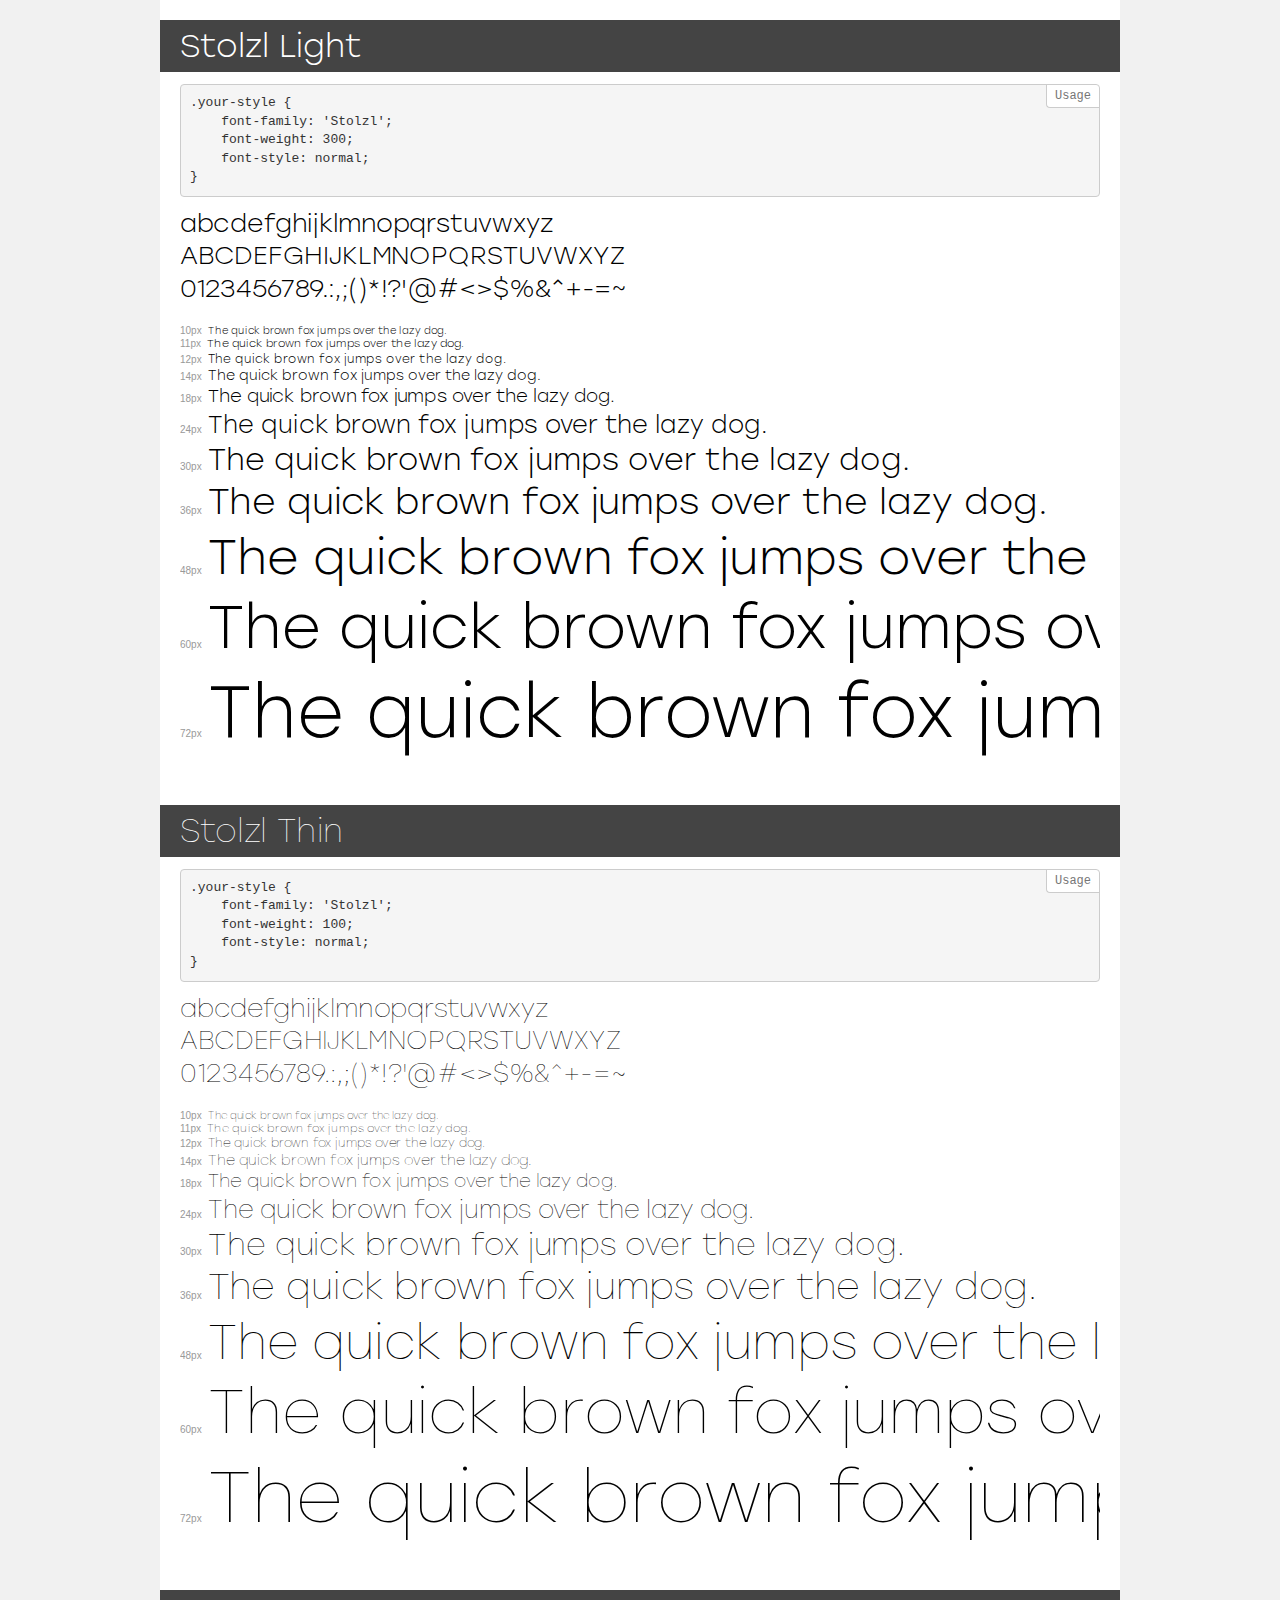
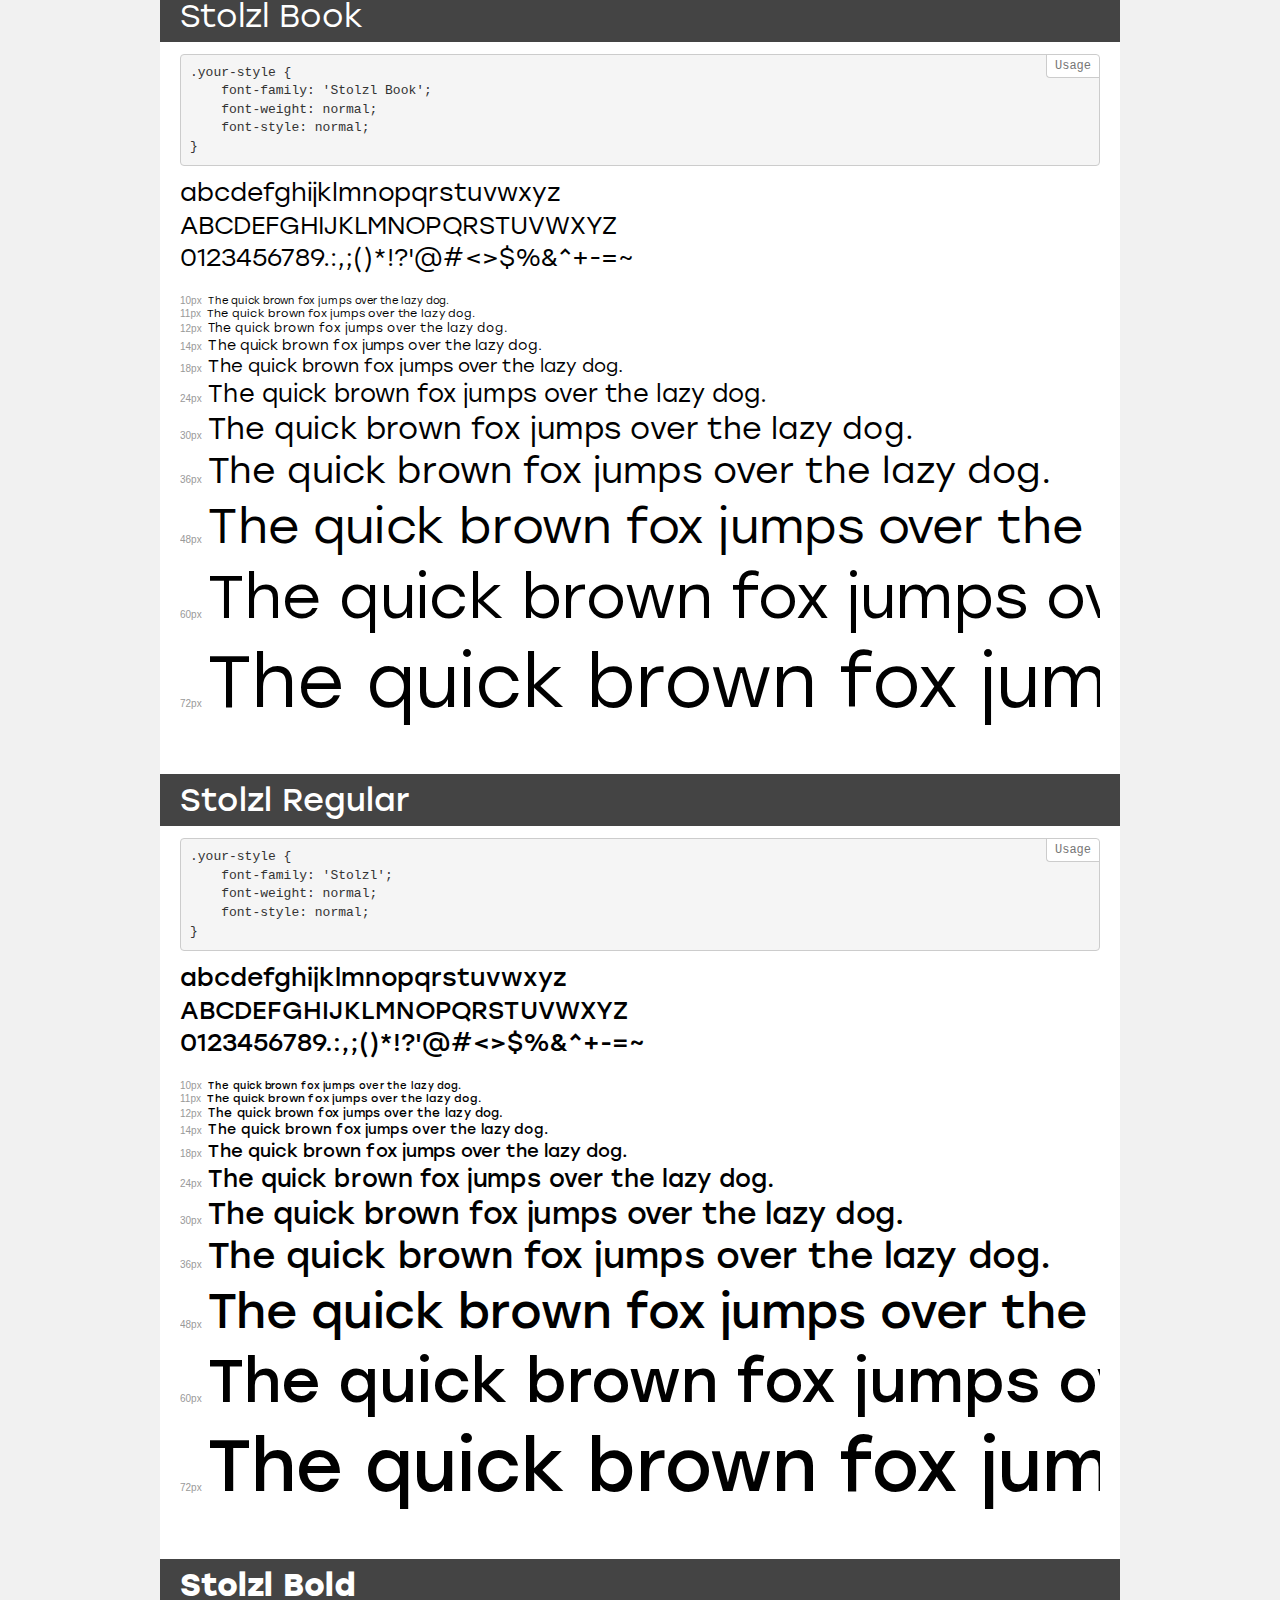
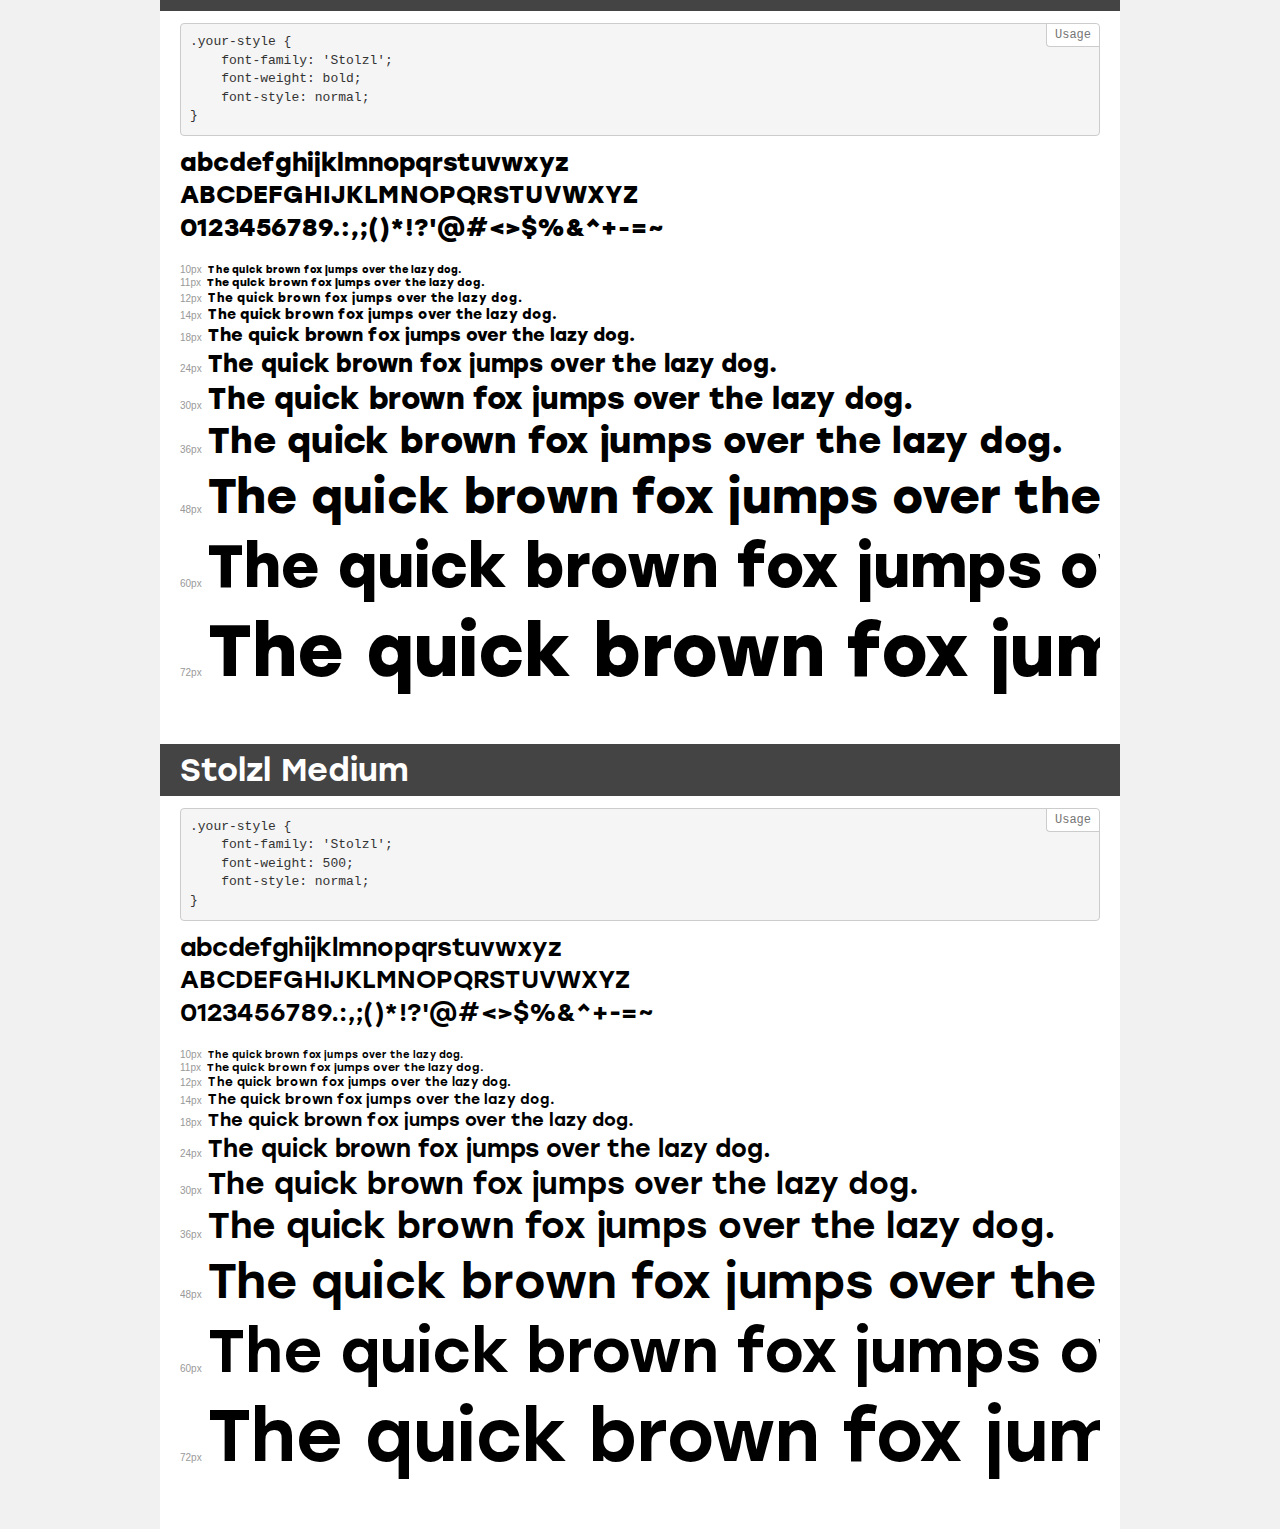
<file: LandingBar/fonts/fontStolz/demo.html>
<!DOCTYPE html>
<html>
<head>
    <meta charset="utf-8">
    <meta http-equiv="X-UA-Compatible" content="IE=edge">
    <meta name="viewport" content="width=device-width, initial-scale=1">
    <meta name="robots" content="noindex, noarchive">
    <meta name="format-detection" content="telephone=no">
    <title>Transfonter demo</title>
    <link href="stylesheet.css" rel="stylesheet">
    <style>
        /*
        http://meyerweb.com/eric/tools/css/reset/
        v2.0 | 20110126
        License: none (public domain)
        */
        html, body, div, span, applet, object, iframe,
        h1, h2, h3, h4, h5, h6, p, blockquote, pre,
        a, abbr, acronym, address, big, cite, code,
        del, dfn, em, img, ins, kbd, q, s, samp,
        small, strike, strong, sub, sup, tt, var,
        b, u, i, center,
        dl, dt, dd, ol, ul, li,
        fieldset, form, label, legend,
        table, caption, tbody, tfoot, thead, tr, th, td,
        article, aside, canvas, details, embed,
        figure, figcaption, footer, header, hgroup,
        menu, nav, output, ruby, section, summary,
        time, mark, audio, video {
            margin: 0;
            padding: 0;
            border: 0;
            font-size: 100%;
            font: inherit;
            vertical-align: baseline;
        }
        /* HTML5 display-role reset for older browsers */
        article, aside, details, figcaption, figure,
        footer, header, hgroup, menu, nav, section {
            display: block;
        }
        body {
            line-height: 1;
        }
        ol, ul {
            list-style: none;
        }
        blockquote, q {
            quotes: none;
        }
        blockquote:before, blockquote:after,
        q:before, q:after {
            content: '';
            content: none;
        }
        table {
            border-collapse: collapse;
            border-spacing: 0;
        }
        /* common styles */
        body {
            background: #f1f1f1;
            color: #000;
        }
        .page {
            background: #fff;
            width: 920px;
            margin: 0 auto;
            padding: 20px 20px 0 20px;
            overflow: hidden;
        }
        .font-container {
            overflow-x: auto;
            overflow-y: hidden;
            margin-bottom: 40px;
            line-height: 1.3;
            white-space: nowrap;
            padding-bottom: 5px;
        }
        h1 {
            position: relative;
            background: #444;
            font-size: 32px;
            color: #fff;
            padding: 10px 20px;
            margin: 0 -20px 12px -20px;
        }
        .letters {
            font-size: 25px;
            margin-bottom: 20px;
        }
        .s10:before {
            content: '10px';
        }
        .s11:before {
            content: '11px';
        }
        .s12:before {
            content: '12px';
        }
        .s14:before {
            content: '14px';
        }
        .s18:before {
            content: '18px';
        }
        .s24:before {
            content: '24px';
        }
        .s30:before {
            content: '30px';
        }
        .s36:before {
            content: '36px';
        }
        .s48:before {
            content: '48px';
        }
        .s60:before {
            content: '60px';
        }
        .s72:before {
            content: '72px';
        }
        .s10:before, .s11:before, .s12:before, .s14:before,
        .s18:before, .s24:before, .s30:before, .s36:before,
        .s48:before, .s60:before, .s72:before {
            font-family: Arial, sans-serif;
            font-size: 10px;
            font-weight: normal;
            font-style: normal;
            color: #999;
            padding-right: 6px;
        }
        pre {
            display: block;
            position: relative;
            padding: 9px;
            margin: 0 0 10px;
            font-family: Monaco, Menlo, Consolas, "Courier New", monospace !important;
            font-size: 13px;
            line-height: 1.428571429;
            color: #333;
            font-weight: normal !important;
            font-style: normal !important;
            background-color: #f5f5f5;
            border: 1px solid #ccc;
            overflow-x: auto;
            border-radius: 4px;
        }
        pre:after {
            display: block;
            position: absolute;
            right: 0;
            top: 0;
            content: 'Usage';
            line-height: 1;
            padding: 5px 8px;
            font-size: 12px;
            color: #767676;
            background-color: #fff;
            border: 1px solid #ccc;
            border-right: none;
            border-top: none;
            border-radius: 0 4px 0 4px;
            z-index: 10;
        }
        /* responsive */
        @media (max-width: 959px) {
            .page {
                width: auto;
                margin: 0;
            }
        }
    </style>
</head>
<body>
<div class="page">
    <div class="demo" style="font-family: 'Stolzl'; font-weight: 300; font-style: normal;">
        <h1>Stolzl Light</h1>
        <pre>.your-style {
    font-family: 'Stolzl';
    font-weight: 300;
    font-style: normal;
}</pre>
        <div class="font-container">
            <p class="letters">
                abcdefghijklmnopqrstuvwxyz<br>
ABCDEFGHIJKLMNOPQRSTUVWXYZ<br>
                0123456789.:,;()*!?'@#<>$%&^+-=~
            </p>
            <p class="s10" style="font-size: 10px;">The quick brown fox jumps over the lazy dog.</p>
            <p class="s11" style="font-size: 11px;">The quick brown fox jumps over the lazy dog.</p>
            <p class="s12" style="font-size: 12px;">The quick brown fox jumps over the lazy dog.</p>
            <p class="s14" style="font-size: 14px;">The quick brown fox jumps over the lazy dog.</p>
            <p class="s18" style="font-size: 18px;">The quick brown fox jumps over the lazy dog.</p>
            <p class="s24" style="font-size: 24px;">The quick brown fox jumps over the lazy dog.</p>
            <p class="s30" style="font-size: 30px;">The quick brown fox jumps over the lazy dog.</p>
            <p class="s36" style="font-size: 36px;">The quick brown fox jumps over the lazy dog.</p>
            <p class="s48" style="font-size: 48px;">The quick brown fox jumps over the lazy dog.</p>
            <p class="s60" style="font-size: 60px;">The quick brown fox jumps over the lazy dog.</p>
            <p class="s72" style="font-size: 72px;">The quick brown fox jumps over the lazy dog.</p>
        </div>
    </div>
    <div class="demo" style="font-family: 'Stolzl'; font-weight: 100; font-style: normal;">
        <h1>Stolzl Thin</h1>
        <pre>.your-style {
    font-family: 'Stolzl';
    font-weight: 100;
    font-style: normal;
}</pre>
        <div class="font-container">
            <p class="letters">
                abcdefghijklmnopqrstuvwxyz<br>
ABCDEFGHIJKLMNOPQRSTUVWXYZ<br>
                0123456789.:,;()*!?'@#<>$%&^+-=~
            </p>
            <p class="s10" style="font-size: 10px;">The quick brown fox jumps over the lazy dog.</p>
            <p class="s11" style="font-size: 11px;">The quick brown fox jumps over the lazy dog.</p>
            <p class="s12" style="font-size: 12px;">The quick brown fox jumps over the lazy dog.</p>
            <p class="s14" style="font-size: 14px;">The quick brown fox jumps over the lazy dog.</p>
            <p class="s18" style="font-size: 18px;">The quick brown fox jumps over the lazy dog.</p>
            <p class="s24" style="font-size: 24px;">The quick brown fox jumps over the lazy dog.</p>
            <p class="s30" style="font-size: 30px;">The quick brown fox jumps over the lazy dog.</p>
            <p class="s36" style="font-size: 36px;">The quick brown fox jumps over the lazy dog.</p>
            <p class="s48" style="font-size: 48px;">The quick brown fox jumps over the lazy dog.</p>
            <p class="s60" style="font-size: 60px;">The quick brown fox jumps over the lazy dog.</p>
            <p class="s72" style="font-size: 72px;">The quick brown fox jumps over the lazy dog.</p>
        </div>
    </div>
    <div class="demo" style="font-family: 'Stolzl Book'; font-weight: normal; font-style: normal;">
        <h1>Stolzl Book</h1>
        <pre>.your-style {
    font-family: 'Stolzl Book';
    font-weight: normal;
    font-style: normal;
}</pre>
        <div class="font-container">
            <p class="letters">
                abcdefghijklmnopqrstuvwxyz<br>
ABCDEFGHIJKLMNOPQRSTUVWXYZ<br>
                0123456789.:,;()*!?'@#<>$%&^+-=~
            </p>
            <p class="s10" style="font-size: 10px;">The quick brown fox jumps over the lazy dog.</p>
            <p class="s11" style="font-size: 11px;">The quick brown fox jumps over the lazy dog.</p>
            <p class="s12" style="font-size: 12px;">The quick brown fox jumps over the lazy dog.</p>
            <p class="s14" style="font-size: 14px;">The quick brown fox jumps over the lazy dog.</p>
            <p class="s18" style="font-size: 18px;">The quick brown fox jumps over the lazy dog.</p>
            <p class="s24" style="font-size: 24px;">The quick brown fox jumps over the lazy dog.</p>
            <p class="s30" style="font-size: 30px;">The quick brown fox jumps over the lazy dog.</p>
            <p class="s36" style="font-size: 36px;">The quick brown fox jumps over the lazy dog.</p>
            <p class="s48" style="font-size: 48px;">The quick brown fox jumps over the lazy dog.</p>
            <p class="s60" style="font-size: 60px;">The quick brown fox jumps over the lazy dog.</p>
            <p class="s72" style="font-size: 72px;">The quick brown fox jumps over the lazy dog.</p>
        </div>
    </div>
    <div class="demo" style="font-family: 'Stolzl'; font-weight: normal; font-style: normal;">
        <h1>Stolzl Regular</h1>
        <pre>.your-style {
    font-family: 'Stolzl';
    font-weight: normal;
    font-style: normal;
}</pre>
        <div class="font-container">
            <p class="letters">
                abcdefghijklmnopqrstuvwxyz<br>
ABCDEFGHIJKLMNOPQRSTUVWXYZ<br>
                0123456789.:,;()*!?'@#<>$%&^+-=~
            </p>
            <p class="s10" style="font-size: 10px;">The quick brown fox jumps over the lazy dog.</p>
            <p class="s11" style="font-size: 11px;">The quick brown fox jumps over the lazy dog.</p>
            <p class="s12" style="font-size: 12px;">The quick brown fox jumps over the lazy dog.</p>
            <p class="s14" style="font-size: 14px;">The quick brown fox jumps over the lazy dog.</p>
            <p class="s18" style="font-size: 18px;">The quick brown fox jumps over the lazy dog.</p>
            <p class="s24" style="font-size: 24px;">The quick brown fox jumps over the lazy dog.</p>
            <p class="s30" style="font-size: 30px;">The quick brown fox jumps over the lazy dog.</p>
            <p class="s36" style="font-size: 36px;">The quick brown fox jumps over the lazy dog.</p>
            <p class="s48" style="font-size: 48px;">The quick brown fox jumps over the lazy dog.</p>
            <p class="s60" style="font-size: 60px;">The quick brown fox jumps over the lazy dog.</p>
            <p class="s72" style="font-size: 72px;">The quick brown fox jumps over the lazy dog.</p>
        </div>
    </div>
    <div class="demo" style="font-family: 'Stolzl'; font-weight: bold; font-style: normal;">
        <h1>Stolzl Bold</h1>
        <pre>.your-style {
    font-family: 'Stolzl';
    font-weight: bold;
    font-style: normal;
}</pre>
        <div class="font-container">
            <p class="letters">
                abcdefghijklmnopqrstuvwxyz<br>
ABCDEFGHIJKLMNOPQRSTUVWXYZ<br>
                0123456789.:,;()*!?'@#<>$%&^+-=~
            </p>
            <p class="s10" style="font-size: 10px;">The quick brown fox jumps over the lazy dog.</p>
            <p class="s11" style="font-size: 11px;">The quick brown fox jumps over the lazy dog.</p>
            <p class="s12" style="font-size: 12px;">The quick brown fox jumps over the lazy dog.</p>
            <p class="s14" style="font-size: 14px;">The quick brown fox jumps over the lazy dog.</p>
            <p class="s18" style="font-size: 18px;">The quick brown fox jumps over the lazy dog.</p>
            <p class="s24" style="font-size: 24px;">The quick brown fox jumps over the lazy dog.</p>
            <p class="s30" style="font-size: 30px;">The quick brown fox jumps over the lazy dog.</p>
            <p class="s36" style="font-size: 36px;">The quick brown fox jumps over the lazy dog.</p>
            <p class="s48" style="font-size: 48px;">The quick brown fox jumps over the lazy dog.</p>
            <p class="s60" style="font-size: 60px;">The quick brown fox jumps over the lazy dog.</p>
            <p class="s72" style="font-size: 72px;">The quick brown fox jumps over the lazy dog.</p>
        </div>
    </div>
    <div class="demo" style="font-family: 'Stolzl'; font-weight: 500; font-style: normal;">
        <h1>Stolzl Medium</h1>
        <pre>.your-style {
    font-family: 'Stolzl';
    font-weight: 500;
    font-style: normal;
}</pre>
        <div class="font-container">
            <p class="letters">
                abcdefghijklmnopqrstuvwxyz<br>
ABCDEFGHIJKLMNOPQRSTUVWXYZ<br>
                0123456789.:,;()*!?'@#<>$%&^+-=~
            </p>
            <p class="s10" style="font-size: 10px;">The quick brown fox jumps over the lazy dog.</p>
            <p class="s11" style="font-size: 11px;">The quick brown fox jumps over the lazy dog.</p>
            <p class="s12" style="font-size: 12px;">The quick brown fox jumps over the lazy dog.</p>
            <p class="s14" style="font-size: 14px;">The quick brown fox jumps over the lazy dog.</p>
            <p class="s18" style="font-size: 18px;">The quick brown fox jumps over the lazy dog.</p>
            <p class="s24" style="font-size: 24px;">The quick brown fox jumps over the lazy dog.</p>
            <p class="s30" style="font-size: 30px;">The quick brown fox jumps over the lazy dog.</p>
            <p class="s36" style="font-size: 36px;">The quick brown fox jumps over the lazy dog.</p>
            <p class="s48" style="font-size: 48px;">The quick brown fox jumps over the lazy dog.</p>
            <p class="s60" style="font-size: 60px;">The quick brown fox jumps over the lazy dog.</p>
            <p class="s72" style="font-size: 72px;">The quick brown fox jumps over the lazy dog.</p>
        </div>
    </div>
</div>
</body>
</html>
</file>
<file: LandingBar/main.css>
* {
  box-sizing: border-box;
  margin: 0;
  color: white;
}

body {
  background-color: #210e09;
  font-family: "Gotham Pro", sans-serif;
}

footer {
  max-width: 1296px;
  margin: 0 auto;
}

a {
  text-decoration: none;
}

.btn {
  text-transform: uppercase;
  padding: 13px 26px;
  border-radius: 5px;
}
.btn.fill {
  display: inline-block;
  background-color: #d5621d;
  font-size: 18px;
  font-weight: 700;
  line-height: 27px;
  letter-spacing: 0.05em;
}
.btn.unfill {
  border: 2px solid #d5621d;
  font-family: "Stolzl", monospace;
  font-size: 14px;
  font-weight: 400;
  line-height: 21px;
  letter-spacing: 0.05em;
}

.container {
  max-width: 1296px;
  margin: 0 auto;
  margin-bottom: 150px;
}

.section-header {
  display: flex;
  flex-direction: column;
  align-items: center;
}

.lead {
  font-family: "Gotham Pro", sans-serif;
  letter-spacing: 0.05em;
  background-color: white;
  color: black;
  font-size: 14px;
  font-weight: 700;
  line-height: 21px;
  padding: 10px 20px 7px 20px;
  border-radius: 5px;
  text-transform: uppercase;
}

h2 {
  text-transform: uppercase;
  font-size: 40px;
  font-weight: 900;
  line-height: 60px;
  letter-spacing: 0.05em;
  padding: 40px 0 80px 0;
}

.slider {
  position: absolute;
  width: 50px;
  height: 50px;
  border-radius: 5px;
  background-color: #d5621d;
  display: flex;
  align-items: center;
  justify-content: center;
}

.icon {
  position: relative;
  width: 40px;
  height: 40px;
  padding: 10px;
  border-radius: 5px;
  border: 2px solid #d5621d;
  display: flex;
  align-items: center;
  justify-content: center;
}

.dividing-line {
  background-color: white;
  height: 1px;
  opacity: 0.5;
}

header {
  margin: 0 auto;
  padding: 30px 0 53px 0;
  max-width: 1296px;
  display: flex;
  align-items: center;
  justify-content: space-between;
  gap: 20px;
  overflow: hidden;
}
header .header-img {
  width: 157px;
}
header nav {
  display: flex;
  gap: 30px;
}
header .header-refs {
  font-family: "Stolzl", monospace;
  font-size: 14px;
  font-weight: 400;
  line-height: 21px;
}

.footer-content {
  display: flex;
  justify-content: center;
  gap: 24px;
  margin-bottom: 100px;
}
.footer-content .left-side {
  border: 2px solid #d5621d;
  background-color: rgba(213, 98, 29, 0.1019607843);
  padding: 48px;
}
.footer-content .left-side h4 {
  font-family: "Gotham Pro", sans-serif;
  font-size: 18px;
  font-weight: 700;
  line-height: 27px;
  letter-spacing: 0.05em;
  text-transform: uppercase;
  margin-bottom: 20px;
}
.footer-content .left-side .text {
  font-family: "Stolzl", monospace;
  font-size: 14px;
  font-weight: 400;
  line-height: 21px;
  margin-bottom: 35px;
}
.footer-content .left-side .text:last-child {
  margin-bottom: 0;
}
.footer-content .left-side .top-content {
  margin-bottom: 45px;
}
.footer-content .left-side .bottom-content {
  margin-top: 45px;
}

.underline-text {
  display: flex;
  justify-content: space-between;
  padding: 30px 0 30px 0;
  opacity: 0.5;
}
.underline-text span {
  font-family: "Stolzl", monospace;
  font-size: 14px;
  font-weight: 400;
  line-height: 21px;
}

#posters .posters-content {
  display: grid;
  grid-template-columns: repeat(4, 1fr);
  gap: 24px;
}

#gallery .gallery-content {
  display: grid;
  grid-template-columns: repeat(4, 1fr);
  gap: 24px;
}
#gallery .gallery-content .photo {
  position: relative;
}
#gallery .gallery-content .blurred {
  opacity: 0.1;
}
#gallery .gallery-content .lens {
  position: absolute;
  left: 42%;
  top: 41%;
  opacity: 1;
  pointer-events: none;
}

.modal-window {
  position: fixed;
  left: 0;
  top: 0;
  width: 100%;
  height: 100%;
  background-color: rgba(0, 0, 0, 0.7019607843);
  align-items: center;
  justify-content: center;
  display: none;
  z-index: 1;
}
.modal-window.visible {
  display: flex;
}
.modal-window img {
  width: 40%;
}

#presentation {
  display: flex;
  justify-content: center;
  gap: 24px;
  margin-bottom: 120px;
}
#presentation .tabs {
  display: flex;
}
#presentation .tab-images {
  display: flex;
}
#presentation .images {
  justify-content: center;
  align-items: center;
  background-color: rgba(213, 98, 29, 0.1019607843);
  gap: 26px;
  grid-template-columns: 1fr 1fr;
  padding: 39px 35px 37px 35px;
}
#presentation .images.visible-images {
  display: grid;
}
#presentation .images.invisible-images {
  display: none;
}
#presentation .tab {
  flex: 1;
  font-size: 14px;
  font-weight: 700;
  line-height: 21px;
  letter-spacing: 0.05em;
  border-radius: 5px 5px 0px 0px;
  padding: 12px 10px 7px 10px;
  text-transform: uppercase;
  text-align: center;
}
#presentation .tab.pressed-tab {
  background-color: rgba(213, 98, 29, 0.1019607843);
}
#presentation .tab.unpressed-tab {
  background-color: rgba(213, 98, 29, 0.0509803922);
}
#presentation .left-side {
  position: relative;
}
#presentation .left-side .letter {
  position: absolute;
  left: 60px;
  bottom: 45px;
}
#presentation .left-side .div-since {
  background-color: white;
  color: black;
  font-size: 18px;
  font-weight: 700;
  line-height: 27px;
  width: 154px;
  padding: 10px 20px 7px 20px;
  border-radius: 5px;
  margin-bottom: 30px;
  text-align: center;
  text-transform: uppercase;
}
#presentation .left-side span {
  text-transform: uppercase;
  font-size: 40px;
  font-weight: 700;
  line-height: 60px;
  letter-spacing: 0.05em;
}

#menu .section-footer {
  text-align: center;
}
#menu .slider-menu-container {
  position: relative;
  overflow: hidden;
}
#menu .menu-container {
  position: relative;
  margin-bottom: 96px;
  z-index: -1;
  left: 0;
  transition: all ease 1s;
}
#menu .slider-left {
  left: 1%;
  top: 40%;
}
#menu .slider-right {
  left: 95%;
  top: 40%;
}
#menu .menu-grid {
  display: grid;
  grid-template-columns: 1fr 1fr;
  gap: 56px 0;
  padding-left: 110px;
}
#menu .menu-item {
  width: 596px;
  display: flex;
  gap: 25px;
}
#menu .menu-item img {
  width: 110px;
  height: 110px;
}
#menu .item-name-price {
  display: flex;
  justify-content: space-between;
  font-family: "Gotham Pro", sans-serif;
  font-weight: 700;
  letter-spacing: 0.05em;
}
#menu .item-name-price span {
  font-size: 18px;
  line-height: 27px;
  padding: 5.5px 0;
}
#menu .item-name-price .price {
  padding: 8px 18px 5px 18px;
  border-radius: 5px;
  border: 2px solid #d5621d;
  font-size: 14px;
  line-height: 21px;
}
#menu .item-weight {
  font-family: "Stolzl", monospace;
  font-size: 14px;
  font-weight: 400;
  line-height: 21px;
  color: #d5621d;
  margin-bottom: 10px;
}
#menu .item-description {
  width: 351px;
  font-family: "Stolzl", monospace;
  font-size: 14px;
  font-weight: 400;
  line-height: 21px;
}

#events-tourists {
  display: flex;
  gap: 44px;
  align-items: start;
}
#events-tourists .side-item {
  display: flex;
  flex-direction: column;
  align-items: center;
  gap: 35px;
}
#events-tourists .side-item h2 {
  padding-top: 5px;
  padding-bottom: 0;
}
#events-tourists .side-item article {
  width: 376px;
  font-family: "Stolzl", monospace;
  font-size: 14px;
  font-weight: 400;
  line-height: 21px;
  text-align: center;
}
#events-tourists .side-item article p {
  margin-bottom: 1em;
}

#techrider .rider-content {
  display: flex;
  justify-content: center;
  gap: 134px;
}
#techrider .left-side {
  display: flex;
  flex-direction: column;
  align-items: center;
  gap: 20px;
}
#techrider .dropdown-menu {
  width: 526px;
  font-size: 18px;
  font-weight: 700;
  line-height: 27px;
  letter-spacing: 0.05em;
  text-transform: uppercase;
  padding: 20px 40px 20px 40px;
  border-radius: 5px;
  background-color: rgba(213, 98, 29, 0.1019607843);
}
#techrider .dropdown-menu.opened {
  background-color: #d5621d;
}
#techrider .dropdown-menu .top-lane {
  display: flex;
  justify-content: space-between;
  align-items: center;
}
#techrider .dropdown-menu .content {
  display: none;
  padding-top: 20px;
  text-transform: none;
  font-family: "Stolzl", monospace;
  font-size: 14px;
  font-weight: 400;
  line-height: 32px;
}
#techrider .dropdown-menu .content.opened {
  background-color: #d5621d;
  display: block;
}
#techrider .right-side {
  letter-spacing: 0.05em;
}
#techrider .right-side h3 {
  font-size: 32px;
  font-weight: 700;
  line-height: 48px;
  text-align: center;
  text-transform: uppercase;
  margin-bottom: 50px;
}
#techrider .right-side .right-grid {
  display: grid;
  gap: 25px 24px;
  justify-content: center;
  align-items: center;
  grid-template-columns: 1fr 1fr;
}
#techrider .right-side span {
  margin-top: 5px;
  font-size: 14px;
  font-weight: 700;
  line-height: 21px;
  text-align: center;
  text-transform: uppercase;
}
#techrider .right-side .icons {
  display: flex;
  justify-content: center;
  gap: 25px;
}

@media (min-width: 851px) {
  .mobile-only {
    display: none !important;
  }
}
@media (max-width: 850px) {
  .desktop-only {
    display: none !important;
  }
  .container {
    margin-bottom: 50px;
  }
  .lead {
    font-size: 12px;
    line-height: 18px;
    padding: 10px 20px 7px 20px;
  }
  h2 {
    font-size: 20px;
    line-height: 40px;
    letter-spacing: 0.05em;
    padding: 20px 0 20px 0;
  }
  header {
    position: relative;
    padding: 10px 40px 10px 10px;
    margin-bottom: 30px;
  }
  header .header-img {
    width: 118px;
  }
  header nav {
    position: absolute;
    flex-direction: column;
    align-items: end;
    gap: 10px;
    top: 50px;
    right: 0;
    transition: all 0.8s ease;
    transform: translateX(100%);
  }
  header nav.visible {
    transform: translateX(-10px);
  }
  .btn {
    padding: 8px 16px;
  }
  .btn.fill {
    display: inline-block;
    background-color: #d5621d;
    font-size: 8px;
    font-weight: 700;
    line-height: 12px;
    letter-spacing: 0.05em;
  }
  .btn.unfill {
    border: 1px solid #d5621d;
    font-family: "Stolzl", monospace;
    font-size: 8px;
    font-weight: 400;
    line-height: 12px;
  }
  .icon-button {
    position: absolute;
    right: 10px;
  }
  .slider {
    width: 30px;
    height: 30px;
  }
  .slider img {
    position: absolute;
    left: 30%;
    top: 30%;
    height: 50%;
    width: 50%;
  }
  #presentation {
    margin-bottom: 50px;
    padding: 0 10px;
  }
  #presentation img {
    height: 180px;
    width: 140px;
  }
  #presentation .tab {
    font-size: 12px;
    line-height: 12px;
  }
  #presentation .images {
    padding: 10px;
    gap: 10px;
  }
  #menu .slider-menu-container {
    display: flex;
    justify-content: center;
    align-items: center;
  }
  #menu .menu-container {
    margin-bottom: 40px;
    gap: 10px;
  }
  #menu .menu-grid > .menu-item:nth-child(n+5) {
    display: none;
  }
  #menu .menu-grid {
    display: flex;
    flex-direction: column;
    gap: 20px;
    padding-left: 0;
  }
  #menu .menu-item {
    gap: 10px;
    width: auto;
  }
  #menu .menu-item img {
    width: 90px;
    height: 90px;
  }
  #menu .item-name-price span {
    font-size: 14px;
    line-height: 18px;
    padding: 5.5px 0;
  }
  #menu .item-name-price .price {
    padding: 5px 14px 5px 14px;
    border-radius: 5px;
    border: 2px solid #d5621d;
    font-size: 10px;
    line-height: 14px;
  }
  #menu .item-weight {
    font-family: "Stolzl", monospace;
    font-size: 10px;
    font-weight: 400;
    line-height: 16px;
    color: #d5621d;
    margin-bottom: 0;
  }
  #menu .item-description {
    width: 200px;
    font-family: "Stolzl", monospace;
    font-size: 10px;
    font-weight: 400;
    line-height: 16px;
  }
  #events-tourists {
    padding: 0 10px;
    flex-direction: column;
    gap: 30px;
  }
  #events-tourists .side-item {
    gap: 20px;
  }
  #events-tourists .side-item h2 {
    padding-top: 5px;
    padding-bottom: 0;
  }
  #events-tourists .side-item article {
    width: auto;
    font-size: 12px;
    line-height: 18px;
    text-align: center;
  }
  #events-tourists .side-item article p {
    margin-bottom: 1em;
  }
  #techrider .rider-content {
    flex-direction: column;
    gap: 40px;
    padding: 0 10px;
  }
  #techrider .left-side {
    gap: 10px;
  }
  #techrider .dropdown-menu {
    max-width: 300px;
    font-size: 14px;
    font-weight: 700;
    line-height: 18px;
    padding: 10px 20px;
  }
  #techrider .dropdown-menu.closed {
    background-color: rgba(213, 98, 29, 0.1019607843);
  }
  #techrider .dropdown-menu.opened {
    background-color: #d5621d;
  }
  #techrider .dropdown-menu.opened .content {
    padding-top: 10px;
    text-transform: none;
    font-size: 10px;
    font-weight: 400;
    line-height: 18px;
  }
  #techrider .right-side h3 {
    font-size: 24px;
    font-weight: 700;
    line-height: 36px;
    margin-bottom: 40px;
  }
  #techrider .right-side .right-grid {
    gap: 15px;
  }
  #techrider .right-side .dj-photo {
    width: 150px;
    height: auto;
    justify-self: center;
    align-self: center;
  }
  footer {
    margin-bottom: 20px;
  }
  footer .footer-content {
    margin: 0 10px 50px;
  }
  footer .footer-content .left-side {
    border: 2px solid #d5621d;
    background-color: rgba(213, 98, 29, 0.1019607843);
    padding: 28px;
  }
  footer .footer-content .left-side h4 {
    font-size: 14px;
    font-weight: 700;
    line-height: 20px;
    letter-spacing: 0.05em;
    margin-bottom: 10px;
  }
  footer .footer-content .left-side .text {
    font-size: 12px;
    font-weight: 400;
    line-height: 18px;
    margin-bottom: 15px;
  }
  footer .footer-content .left-side .text:last-child {
    margin-bottom: 0;
  }
  footer .footer-content .left-side .top-content {
    margin-bottom: 25px;
  }
  footer .footer-content .left-side .bottom-content {
    margin-top: 25px;
  }
  footer .dividing-line {
    margin: 0 10px;
  }
  footer .underline-text {
    padding: 10px;
  }
  footer .underline-text span {
    font-size: 10px;
    font-weight: 400;
    line-height: 18px;
  }
}/*# sourceMappingURL=main.css.map */
</file>
<file: LandingBar/fonts/fontStolz/stylesheet.css>
@font-face {
    font-family: 'Stolzl';
    src: url('Stolzl-Light.eot');
    src: local('Stolzl Light'), local('Stolzl-Light'),
        url('Stolzl-Light.eot?#iefix') format('embedded-opentype'),
        url('Stolzl-Light.woff2') format('woff2'),
        url('Stolzl-Light.woff') format('woff'),
        url('Stolzl-Light.ttf') format('truetype');
    font-weight: 300;
    font-style: normal;
}

@font-face {
    font-family: 'Stolzl';
    src: url('Stolzl-Thin.eot');
    src: local('Stolzl Thin'), local('Stolzl-Thin'),
        url('Stolzl-Thin.eot?#iefix') format('embedded-opentype'),
        url('Stolzl-Thin.woff2') format('woff2'),
        url('Stolzl-Thin.woff') format('woff'),
        url('Stolzl-Thin.ttf') format('truetype');
    font-weight: 100;
    font-style: normal;
}

@font-face {
    font-family: 'Stolzl Book';
    src: url('Stolzl-Book.eot');
    src: local('Stolzl Book'), local('Stolzl-Book'),
        url('Stolzl-Book.eot?#iefix') format('embedded-opentype'),
        url('Stolzl-Book.woff2') format('woff2'),
        url('Stolzl-Book.woff') format('woff'),
        url('Stolzl-Book.ttf') format('truetype');
    font-weight: normal;
    font-style: normal;
}

@font-face {
    font-family: 'Stolzl';
    src: url('Stolzl-Regular.eot');
    src: local('Stolzl Regular'), local('Stolzl-Regular'),
        url('Stolzl-Regular.eot?#iefix') format('embedded-opentype'),
        url('Stolzl-Regular.woff2') format('woff2'),
        url('Stolzl-Regular.woff') format('woff'),
        url('Stolzl-Regular.ttf') format('truetype');
    font-weight: normal;
    font-style: normal;
}

@font-face {
    font-family: 'Stolzl';
    src: url('Stolzl-Bold.eot');
    src: local('Stolzl Bold'), local('Stolzl-Bold'),
        url('Stolzl-Bold.eot?#iefix') format('embedded-opentype'),
        url('Stolzl-Bold.woff2') format('woff2'),
        url('Stolzl-Bold.woff') format('woff'),
        url('Stolzl-Bold.ttf') format('truetype');
    font-weight: bold;
    font-style: normal;
}

@font-face {
    font-family: 'Stolzl';
    src: url('Stolzl-Medium.eot');
    src: local('Stolzl Medium'), local('Stolzl-Medium'),
        url('Stolzl-Medium.eot?#iefix') format('embedded-opentype'),
        url('Stolzl-Medium.woff2') format('woff2'),
        url('Stolzl-Medium.woff') format('woff'),
        url('Stolzl-Medium.ttf') format('truetype');
    font-weight: 500;
    font-style: normal;
}
</file>
<file: LandingBar/fonts/fontGoth/stylesheet.css>
@font-face {
    font-family: 'Gotham Pro';
    src: url('GothamPro-Bold.eot');
    src: local('Gotham Pro Bold'), local('GothamPro-Bold'),
        url('GothamPro-Bold.eot?#iefix') format('embedded-opentype'),
        url('GothamPro-Bold.woff2') format('woff2'),
        url('GothamPro-Bold.woff') format('woff'),
        url('GothamPro-Bold.ttf') format('truetype');
    font-weight: bold;
    font-style: normal;
}

@font-face {
    font-family: 'Gotham Pro';
    src: url('GothamPro-Light.eot');
    src: local('Gotham Pro Light'), local('GothamPro-Light'),
        url('GothamPro-Light.eot?#iefix') format('embedded-opentype'),
        url('GothamPro-Light.woff2') format('woff2'),
        url('GothamPro-Light.woff') format('woff'),
        url('GothamPro-Light.ttf') format('truetype');
    font-weight: 300;
    font-style: normal;
}

@font-face {
    font-family: 'Gotham Pro';
    src: url('GothamPro-Black.eot');
    src: local('Gotham Pro Black'), local('GothamPro-Black'),
        url('GothamPro-Black.eot?#iefix') format('embedded-opentype'),
        url('GothamPro-Black.woff2') format('woff2'),
        url('GothamPro-Black.woff') format('woff'),
        url('GothamPro-Black.ttf') format('truetype');
    font-weight: 900;
    font-style: normal;
}

@font-face {
    font-family: 'Gotham Pro';
    src: url('GothamPro-Italic.eot');
    src: local('Gotham Pro Italic'), local('GothamPro-Italic'),
        url('GothamPro-Italic.eot?#iefix') format('embedded-opentype'),
        url('GothamPro-Italic.woff2') format('woff2'),
        url('GothamPro-Italic.woff') format('woff'),
        url('GothamPro-Italic.ttf') format('truetype');
    font-weight: normal;
    font-style: italic;
}

@font-face {
    font-family: 'Gotham Pro Narrow';
    src: url('GothamProNarrow-Bold.eot');
    src: local('Gotham Pro Narrow Bold'), local('GothamProNarrow-Bold'),
        url('GothamProNarrow-Bold.eot?#iefix') format('embedded-opentype'),
        url('GothamProNarrow-Bold.woff2') format('woff2'),
        url('GothamProNarrow-Bold.woff') format('woff'),
        url('GothamProNarrow-Bold.ttf') format('truetype');
    font-weight: bold;
    font-style: normal;
}

@font-face {
    font-family: 'Gotham Pro';
    src: url('GothamPro-Medium.eot');
    src: local('Gotham Pro Medium'), local('GothamPro-Medium'),
        url('GothamPro-Medium.eot?#iefix') format('embedded-opentype'),
        url('GothamPro-Medium.woff2') format('woff2'),
        url('GothamPro-Medium.woff') format('woff'),
        url('GothamPro-Medium.ttf') format('truetype');
    font-weight: 500;
    font-style: normal;
}

@font-face {
    font-family: 'Gotham Pro';
    src: url('GothamPro-BoldItalic.eot');
    src: local('Gotham Pro Bold Italic'), local('GothamPro-BoldItalic'),
        url('GothamPro-BoldItalic.eot?#iefix') format('embedded-opentype'),
        url('GothamPro-BoldItalic.woff2') format('woff2'),
        url('GothamPro-BoldItalic.woff') format('woff'),
        url('GothamPro-BoldItalic.ttf') format('truetype');
    font-weight: bold;
    font-style: italic;
}

@font-face {
    font-family: 'Gotham Pro';
    src: url('GothamPro.eot');
    src: local('Gotham Pro'), local('GothamPro'),
        url('GothamPro.eot?#iefix') format('embedded-opentype'),
        url('GothamPro.woff2') format('woff2'),
        url('GothamPro.woff') format('woff'),
        url('GothamPro.ttf') format('truetype');
    font-weight: normal;
    font-style: normal;
}

@font-face {
    font-family: 'Gotham Pro';
    src: url('GothamPro-MediumItalic.eot');
    src: local('Gotham Pro Medium Italic'), local('GothamPro-MediumItalic'),
        url('GothamPro-MediumItalic.eot?#iefix') format('embedded-opentype'),
        url('GothamPro-MediumItalic.woff2') format('woff2'),
        url('GothamPro-MediumItalic.woff') format('woff'),
        url('GothamPro-MediumItalic.ttf') format('truetype');
    font-weight: 500;
    font-style: italic;
}

@font-face {
    font-family: 'Gotham Pro';
    src: url('GothamPro-BlackItalic.eot');
    src: local('Gotham Pro Black Italic'), local('GothamPro-BlackItalic'),
        url('GothamPro-BlackItalic.eot?#iefix') format('embedded-opentype'),
        url('GothamPro-BlackItalic.woff2') format('woff2'),
        url('GothamPro-BlackItalic.woff') format('woff'),
        url('GothamPro-BlackItalic.ttf') format('truetype');
    font-weight: 900;
    font-style: italic;
}

@font-face {
    font-family: 'Gotham Pro Narrow';
    src: url('GothamProNarrow-Medium.eot');
    src: local('Gotham Pro Narrow Medium'), local('GothamProNarrow-Medium'),
        url('GothamProNarrow-Medium.eot?#iefix') format('embedded-opentype'),
        url('GothamProNarrow-Medium.woff2') format('woff2'),
        url('GothamProNarrow-Medium.woff') format('woff'),
        url('GothamProNarrow-Medium.ttf') format('truetype');
    font-weight: 500;
    font-style: normal;
}

@font-face {
    font-family: 'Gotham Pro';
    src: url('GothamPro-LightItalic.eot');
    src: local('Gotham Pro Light Italic'), local('GothamPro-LightItalic'),
        url('GothamPro-LightItalic.eot?#iefix') format('embedded-opentype'),
        url('GothamPro-LightItalic.woff2') format('woff2'),
        url('GothamPro-LightItalic.woff') format('woff'),
        url('GothamPro-LightItalic.ttf') format('truetype');
    font-weight: 300;
    font-style: italic;
}
</file>
